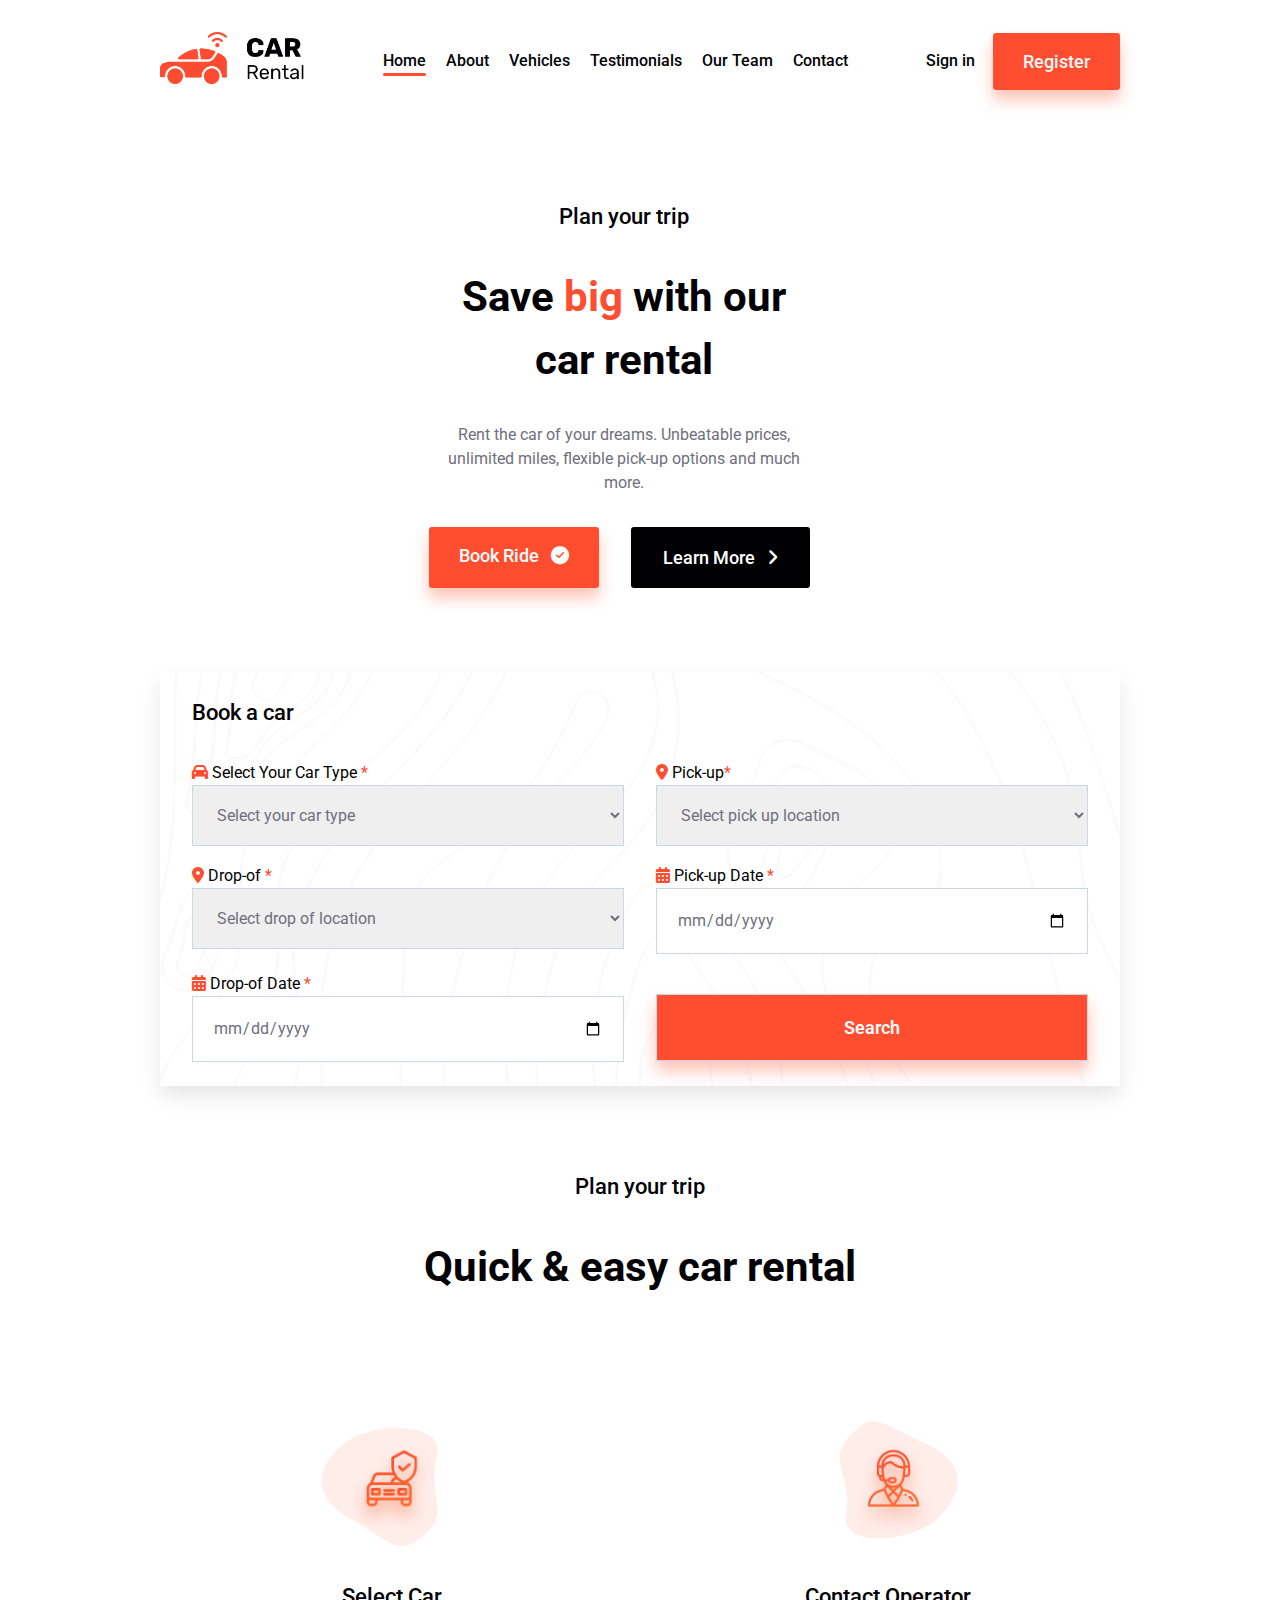
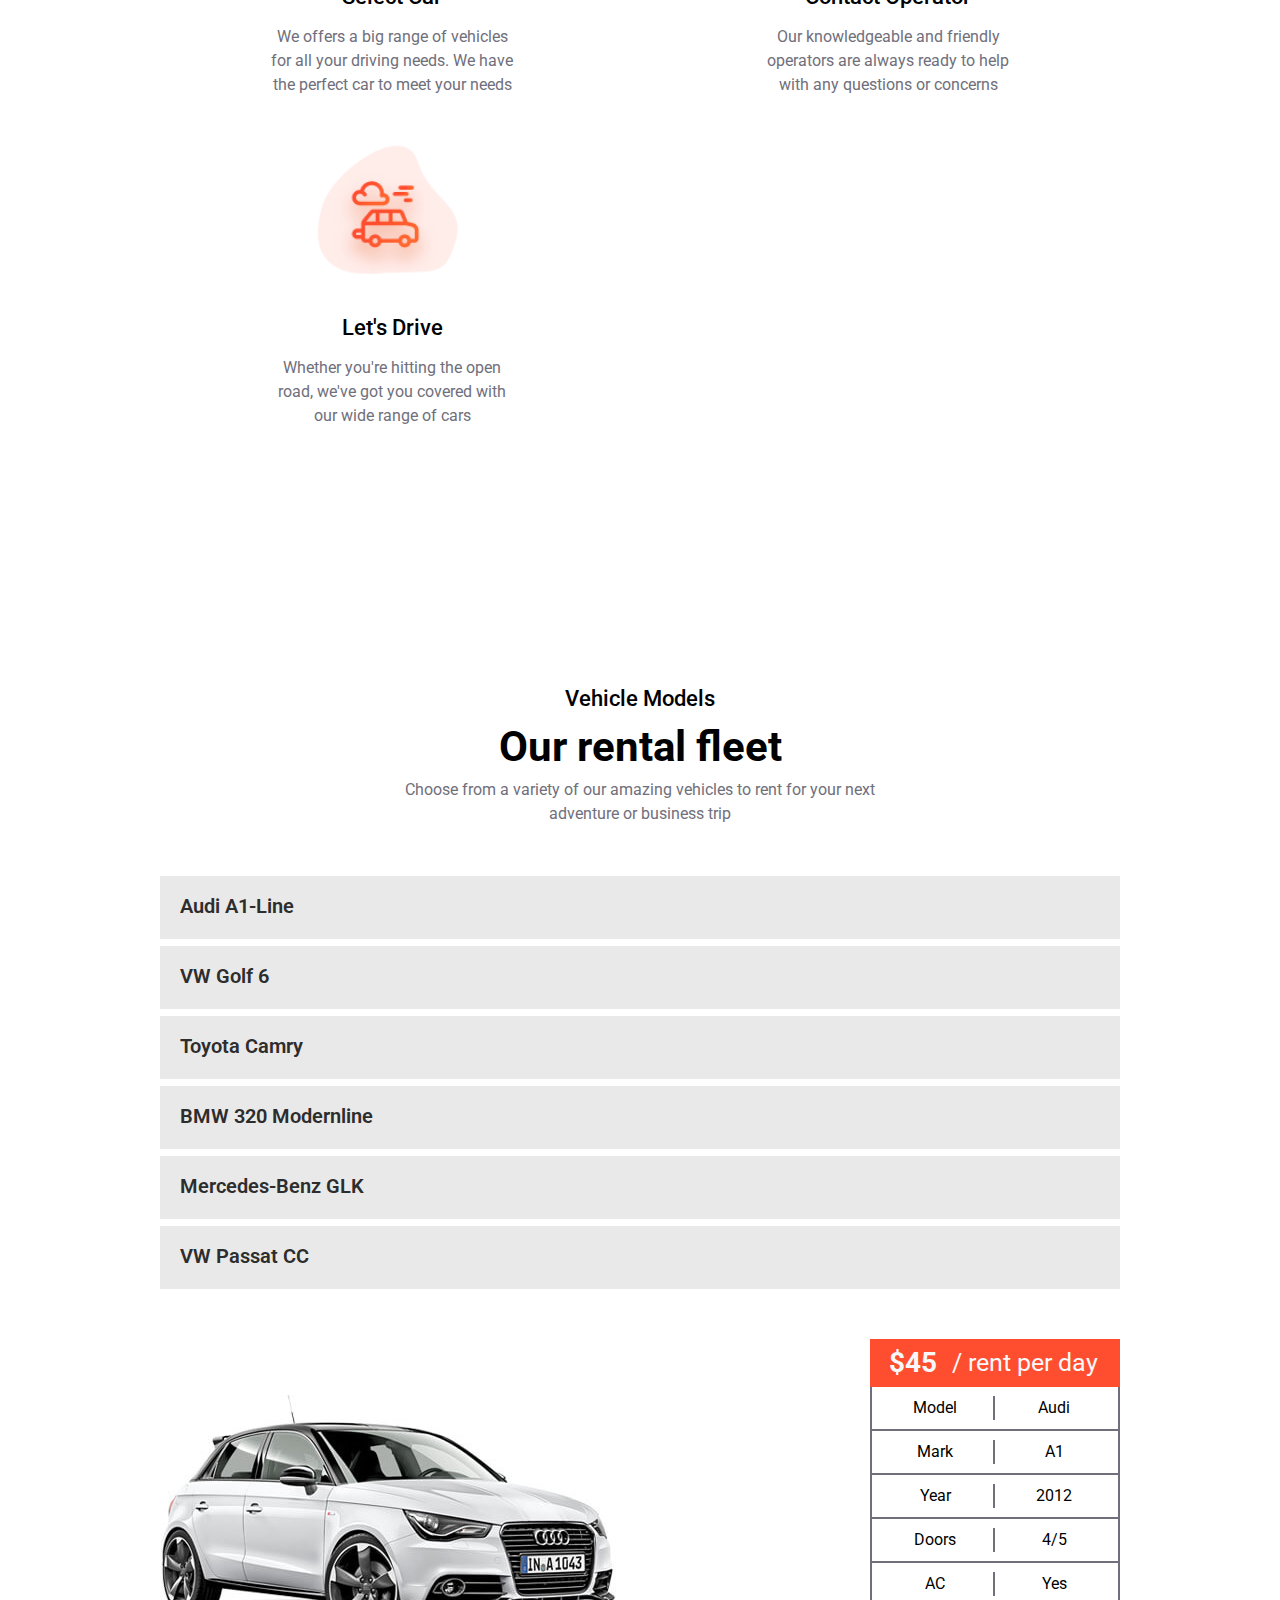
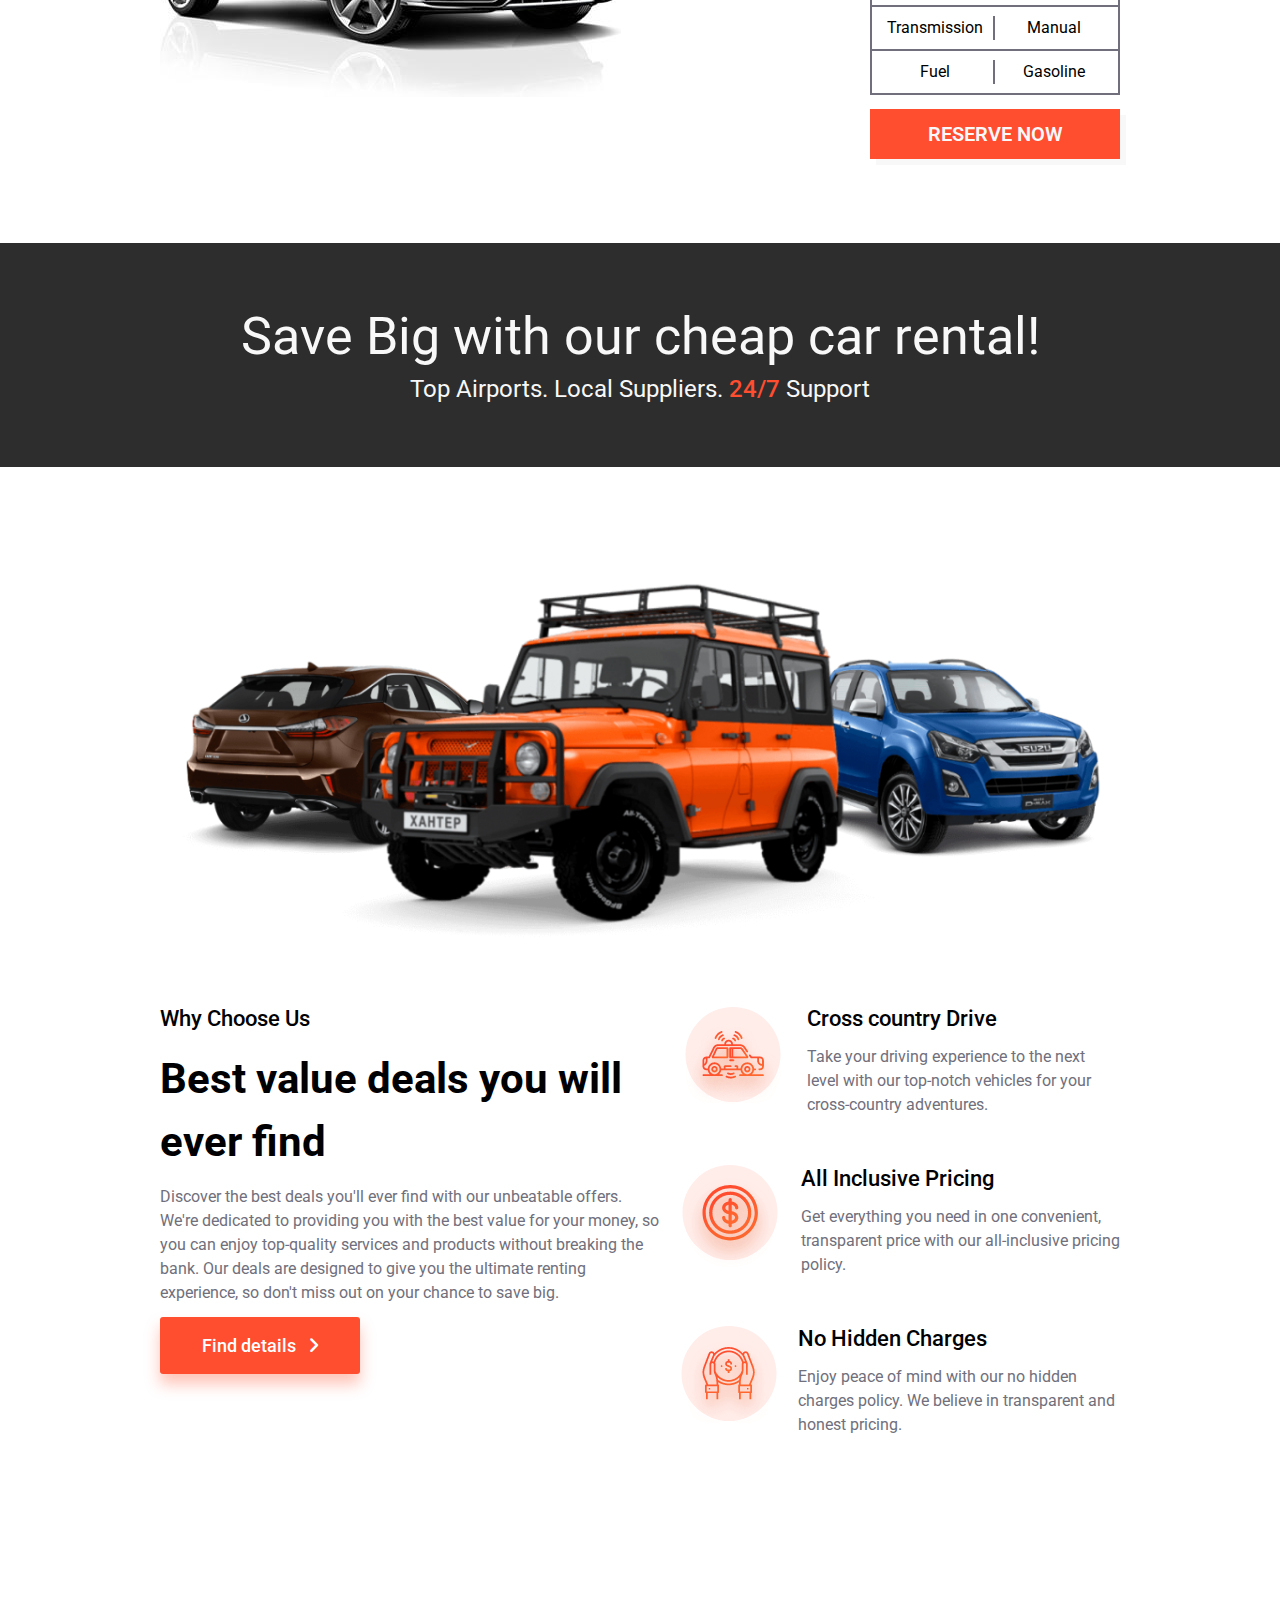
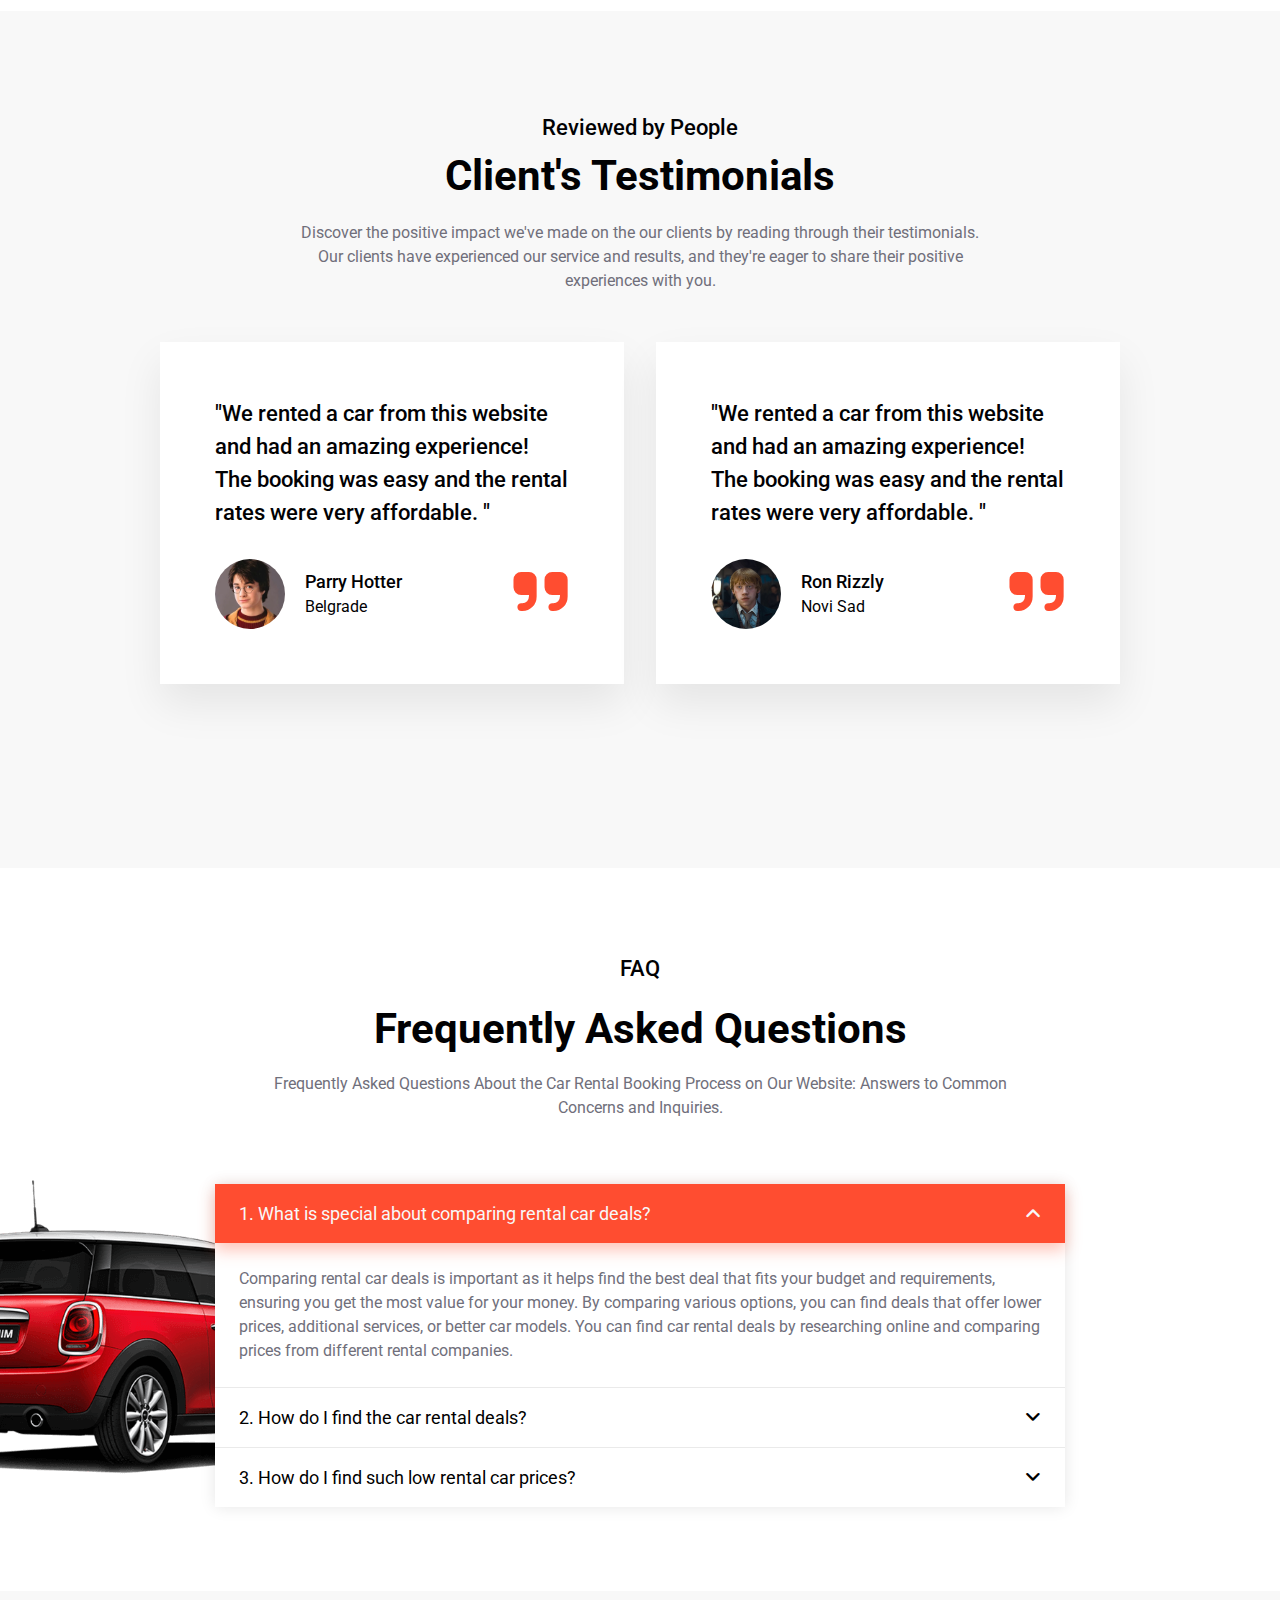
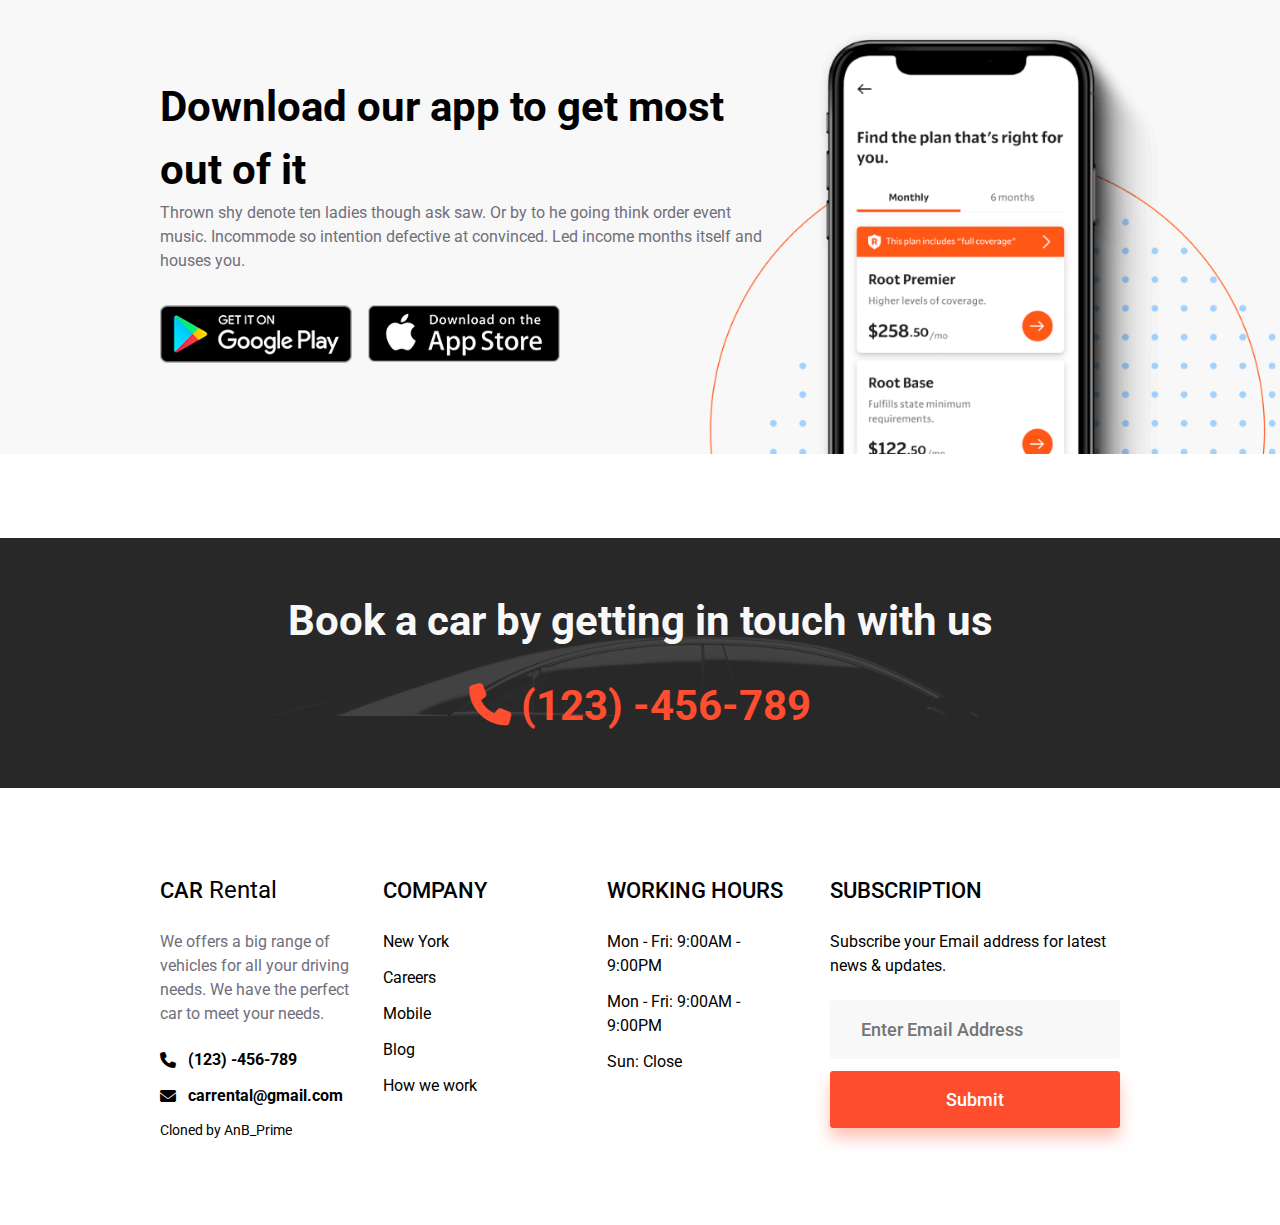
<file: index.html>
<!DOCTYPE html>
<html lang="en">
  <head>
    <meta charset="UTF-8" />
    <meta name="viewport" content="width=device-width, initial-scale=1.0" />
    <link rel="shortcut icon" href="/images/tab-icon.png" type="image/x-icon" />

    <link rel="stylesheet" href="css/common.css" />
    <link rel="stylesheet" href="css/index.css" />
    <link rel="stylesheet" href="css/navbar.css" />
    <link rel="stylesheet" href="css/footer.css" />
    <title>Prime Car Rental</title>
  </head>
  <body class="home-page">
    <!-- header section  -->
    <section class="wrapper-header w-full">
      <div class="header-box w-lg w-md w-sm margin-x">
        <header class="my-header flex space-between align-center">
          <a href="index.html">
            <img src="./images/logo.png" alt="" />
          </a>
          <!-- navlink  -->
          <nav class="all-links my-nav-link">
            <ul class="link-items flex align-center">
              <li><a href="index.html" class="active">Home</a></li>
              <li><a href="about.html">About</a></li>
              <li><a href="models.html">Vehicles</a></li>
              <li>
                <a href="testimonials.html">Testimonials</a>
              </li>
              <li><a href="ourteam.html">Our Team</a></li>
              <li><a href="contact.html">Contact</a></li>
            </ul>
          </nav>

          <div class="sign-up-tools flex align-center">
            <div class="register align-center">
              <a href="#" class="my-sign-in">Sign in</a>
              <a href="#" class="btn btn-primary shadow shadow-hover"
                >Register</a
              >
            </div>
            <div class="tools">
              <i class="fa-solid fa-bars btn--for-navbar"></i>
            </div>
          </div>
        </header>
        <!-- page path  -->
      </div>

      <!-- mobile navbar only  -->
      <nav class="all-links mobile--navbar align-center justify-center">
        <ul class="only-mobile-nav">
          <li><a href="index.html" class="active">Home</a></li>
          <li><a href="about.html">About</a></li>
          <li><a href="models.html">Vehicles</a></li>
          <li><a href="testimonials.html">Testimonials</a></li>
          <li><a href="ourteam.html">Our Team</a></li>
          <li><a href="contact.html">Contact</a></li>
        </ul>
        <i class="fa-solid fa-xmark btn--for-navbar btn-close-open"></i>
      </nav>

      <!-- ---------------------  -->

      <!-- overlay  -->
      <div class="overlay"></div>
    </section>
    <!-- ---------------  -->

    <!-- PKD 12/Jul/2023 Section 1 Homepage -->
    <section class="w-full">
      <div class="flex w-lg w-md w-sm margin-x margin-y gap-32 mobile-gap">
        <div class="flex flex-col gap-32 sec1-wrapper">
          <img id="hero-bg-img" src="/images/home/hero-bg.png" alt="" />
          <h1 class="small-title">Plan your trip</h1>
          <h2 class="big-title">
            Save <span class="big-title" id="big-span">big</span> with our car
            rental
          </h2>
          <p class="paragraph">
            Rent the car of your dreams. Unbeatable prices, unlimited miles,
            flexible pick-up options and much more.
          </p>
          <div class="flex gap-32 btn-link btn-col-mobile">
            <a class="btn btn-primary shadow-hover" href="#"
              >Book Ride &nbsp;
              <i class="fa-solid fa-circle-check"></i>
            </a>

            <a class="btn btn-secondary" id="learn-more-btn" href="about.html"
              >Learn More &nbsp;
              <i class="fa-solid fa-angle-right"></i>
            </a>
          </div>
        </div>
        <div>
          <img class="main-car" src="images/home/main-car.png" alt="" />
        </div>
      </div>
    </section>

    <!-- PKD 13/Jul/2023 Section 2 Homepage -->
    <section class="w-full">
      <div
        class="grid col-1 margin-x margin-y w-lg w-md w-sm"
        id="book-form-wrapper"
      >
        <div class="flex flex-col gap-32" id="book-form">
          <h1 class="small-title">Book a car</h1>
          <div class="box-form-wrapper grid col-1 col-3 gap-y-32">
            <div class="box-form-cartype">
              <div>
                <i class="fa-solid fa-car booking-icon"></i>
                Select Your Car Type <span class="booking-icon">*</span>
              </div>
              <div>
                <label for="selection">
                  <select class="paragraph" name="selection" id="selection">
                    <option>Select your car type</option>
                    <option value="car">Audi S1 S-line</option>
                    <option value="car">VW Golf 6</option>
                    <option value="car">Toyota Camry</option>
                    <option value="car">BMW 320 Modernline</option>
                    <option value="car">Mercedes-Benz GLK</option>
                    <option value="car">VW Passat CC</option>
                  </select>
                </label>
              </div>
            </div>
            <div class="box-form-cartype">
              <div>
                <i class="fa-solid fa-location-dot booking-icon"></i>
                Pick-up<span class="booking-icon">*</span>
              </div>
              <div>
                <label for="selection">
                  <select class="paragraph" name="selection" id="selection">
                    <option>Select pick up location</option>
                    <option value="car">Audi S1 S-line</option>
                    <option value="car">VW Golf 6</option>
                    <option value="car">Toyota Camry</option>
                    <option value="car">BMW 320 Modernline</option>
                    <option value="car">Mercedes-Benz GLK</option>
                    <option value="car">VW Passat CC</option>
                  </select>
                </label>
              </div>
            </div>
            <div class="box-form-cartype">
              <div>
                <i class="fa-solid fa-location-dot booking-icon"></i>
                Drop-of <span class="booking-icon">*</span>
              </div>
              <div>
                <label for="selection">
                  <select class="paragraph" name="selection" id="selection">
                    <option>Select drop of location</option>
                    <option value="car">Audi S1 S-line</option>
                    <option value="car">VW Golf 6</option>
                    <option value="car">Toyota Camry</option>
                    <option value="car">BMW 320 Modernline</option>
                    <option value="car">Mercedes-Benz GLK</option>
                    <option value="car">VW Passat CC</option>
                  </select>
                </label>
              </div>
            </div>
            <div class="box-form-cartype">
              <div>
                <i class="fa-sharp fa-solid fa-calendar-days booking-icon"></i>
                Pick-up Date <span class="booking-icon">*</span>
              </div>
              <div>
                <label for="date">
                  <input
                    class="paragraph"
                    id="selection"
                    type="date"
                    placeholder=""
                  />
                </label>
              </div>
            </div>
            <div class="box-form-cartype">
              <div>
                <i class="fa-sharp fa-solid fa-calendar-days booking-icon"></i>
                Drop-of Date <span class="booking-icon">*</span>
              </div>
              <div>
                <label for="date">
                  <input
                    class="paragraph"
                    id="selection"
                    type="date"
                    placeholder=""
                  />
                </label>
              </div>
            </div>
            <div class="box-form-cartype">
              <div>
                <button
                  id="selection"
                  class="btn-primary btn-search shadow-hover"
                >
                  Search
                </button>
              </div>
            </div>
          </div>
        </div>
      </div>
    </section>

    <!-- PKD 13/Jul/2023 Section 3 Homepage -->
    <section class="w-full w-lg w-md w-sm margin-x margin-y">
      <div>
        <div class="flex flex-col align-center gap-32">
          <h1 class="small-title">Plan your trip</h1>
          <h2 class="big-title sec3-title">Quick & easy car rental</h2>
        </div>

        <div class="icon-wrapper flex flex-col gap-32" id="icon-wrapper-tab">
          <div
            class="flex flex-col align-center sec3-align-text margin-x gap-12"
          >
            <img class="sec-3-icon" src="images/icon1.png" alt="car icon" />
            <h2 class="small-title">Select Car</h2>
            <p class="paragraph">
              We offers a big range of vehicles for all your driving needs. We
              have the perfect car to meet your needs
            </p>
          </div>
          <div
            class="flex flex-col align-center sec3-align-text margin-x gap-12"
          >
            <img class="sec-3-icon" src="images/icon2.png" alt="car icon" />
            <h2 class="small-title">Contact Operator</h2>
            <p class="paragraph">
              Our knowledgeable and friendly operators are always ready to help
              with any questions or concerns
            </p>
          </div>
          <div
            class="flex flex-col align-center sec3-align-text margin-x gap-12"
          >
            <img class="sec-3-icon" src="images/icon3.png" alt="car icon" />
            <h2 class="small-title">Let's Drive</h2>
            <p class="paragraph">
              Whether you're hitting the open road, we've got you covered with
              our wide range of cars
            </p>
          </div>
        </div>
      </div>
    </section>
    <!-- Tourleng 13/jul/2023 section 4 Homepage -->
    <section class="pick-section">
      <div class="w-full w-lg w-md w-sm margin-x margin-y">
        <div class="pick-container flex margin-y">
          <div class="pick-container_title text-center">
            <h3 class="small-title">Vehicle Models</h3>
            <h2 class="big-title">Our rental fleet</h2>
            <p class="paragraph">
              Choose from a variety of our amazing vehicles to rent for your
              next adventure or business trip
            </p>
          </div>
          <div class="pick-container_car-content flex">
            <div class="pick-box flex">
              <button
                id="btn1"
                onclick="showImage('audi'); show('car1'); activateBtn('btn1'); "
              >
                Audi A1-Line
              </button>
              <button
                id="btn2"
                onclick="showImage('vw'); show('car2');  activateBtn('btn2');"
              >
                VW Golf 6
              </button>
              <button
                id="btn3"
                onclick="showImage('camry'); show('car3') ; activateBtn('btn3');"
              >
                Toyota Camry
              </button>
              <button
                id="btn4"
                onclick="showImage('bmw'); show('car4');activateBtn('btn4');"
              >
                BMW 320 Modernline
              </button>
              <button
                id="btn5"
                onclick="showImage('mercedes') ; show('car5');activateBtn('btn5');"
              >
                Mercedes-Benz GLK
              </button>
              <button
                id="btn6"
                onclick="showImage('vwcc'); show('car6');activateBtn('btn6');"
              >
                VW Passat CC
              </button>
            </div>
            <div class="box-cars" id="image">
              <div class="pick-car">
                <div id="img-group">
                  <img
                    id="audi"
                    src="/images/cars/audia1.jpg"
                    alt="Audi A1 S-line"
                  />
                  <img
                    id="vw"
                    src="/images//cars/golf6.jpg"
                    alt="VW Golf 6"
                    style="display: none"
                  />
                  <img
                    id="camry"
                    src="/images/cars/toyotacamry.jpg"
                    alt="camry"
                    style="display: none"
                  />
                  <img
                    id="bmw"
                    src="/images/cars/bmw320.jpg"
                    alt="BMW 320 ModernLine"
                    style="display: none"
                  />
                  <img
                    id="mercedes"
                    src="images/cars/benz.jpg"
                    alt="Mercedes-benz GLK"
                    style="display: none"
                  />
                  <img
                    id="vwcc"
                    src="images/cars/passatcc.jpg"
                    alt="VW Passat CC"
                    style="display: none"
                  />
                </div>
              </div>
              <div class="pick-description" id="DiscriptionCar">
                <div>
                  <div id="discription">
                    <div class="pick-description-car" id="car1">
                      <div class="pick-description_price">
                        <span> $45</span>/ rent per day
                      </div>
                      <div class="pick-description_table">
                        <div class="pick-description_table_col">
                          <span>Model</span>
                          <span> Audi</span>
                        </div>
                        <div class="pick-description_table_col">
                          <span> Mark</span>
                          <span>A1</span>
                        </div>
                        <div class="pick-description_table_col">
                          <span>Year</span>
                          <span>2012</span>
                        </div>
                        <div class="pick-description_table_col">
                          <span>Doors</span>
                          <span>4/5</span>
                        </div>
                        <div class="pick-description_table_col">
                          <span>AC</span>
                          <span>Yes</span>
                        </div>
                        <div class="pick-description_table_col">
                          <span>Transmission</span>
                          <span>Manual</span>
                        </div>
                        <div class="pick-description_table_col">
                          <span>Fuel</span>
                          <span>Gasoline</span>
                        </div>
                      </div>
                      <a class="cta-btn" href="#booking-section">Reserve Now</a>
                    </div>
                    <div
                      class="pick-description-car"
                      style="display: none"
                      id="car2"
                    >
                      <div class="pick-description_price">
                        <span> $37</span>/ rent per day
                      </div>
                      <div class="pick-description_table">
                        <div class="pick-description_table_col">
                          <span>Model</span>
                          <span> Golf 6</span>
                        </div>
                        <div class="pick-description_table_col">
                          <span> Mark</span>
                          <span>Volkswagen</span>
                        </div>
                        <div class="pick-description_table_col">
                          <span>Year</span>
                          <span>2008</span>
                        </div>
                        <div class="pick-description_table_col">
                          <span>Doors</span>
                          <span>4/5</span>
                        </div>
                        <div class="pick-description_table_col">
                          <span>AC</span>
                          <span>Yes</span>
                        </div>
                        <div class="pick-description_table_col">
                          <span>Transmission</span>
                          <span>Manual</span>
                        </div>
                        <div class="pick-description_table_col">
                          <span>Fuel</span>
                          <span>Diesel</span>
                        </div>
                      </div>
                      <a class="cta-btn" href="#booking-section">Reserve Now</a>
                    </div>
                    <div
                      class="pick-description-car"
                      style="display: none"
                      id="car3"
                    >
                      <div class="pick-description_price">
                        <span> $30</span>/ rent per day
                      </div>
                      <div class="pick-description_table">
                        <div class="pick-description_table_col">
                          <span>Model</span>
                          <span> Camry</span>
                        </div>
                        <div class="pick-description_table_col">
                          <span> Mark</span>
                          <span>Toyota</span>
                        </div>
                        <div class="pick-description_table_col">
                          <span>Year</span>
                          <span>2006</span>
                        </div>
                        <div class="pick-description_table_col">
                          <span>Doors</span>
                          <span>4/5</span>
                        </div>
                        <div class="pick-description_table_col">
                          <span>AC</span>
                          <span>Yes</span>
                        </div>
                        <div class="pick-description_table_col">
                          <span>Transmission</span>
                          <span>Automatic</span>
                        </div>
                        <div class="pick-description_table_col">
                          <span>Fuel</span>
                          <span>Hybrid</span>
                        </div>
                      </div>
                      <a class="cta-btn" href="#booking-section">Reserve Now</a>
                    </div>
                    <div
                      class="pick-description-car"
                      style="display: none"
                      id="car4"
                    >
                      <div class="pick-description_price">
                        <span> $35</span>/ rent per day
                      </div>
                      <div class="pick-description_table">
                        <div class="pick-description_table_col">
                          <span>Model</span>
                          <span> 320</span>
                        </div>
                        <div class="pick-description_table_col">
                          <span> Mark</span>
                          <span>BMW</span>
                        </div>
                        <div class="pick-description_table_col">
                          <span>Year</span>
                          <span>2012</span>
                        </div>
                        <div class="pick-description_table_col">
                          <span>Doors</span>
                          <span>4/5</span>
                        </div>
                        <div class="pick-description_table_col">
                          <span>AC</span>
                          <span>Yes</span>
                        </div>
                        <div class="pick-description_table_col">
                          <span>Transmission</span>
                          <span>Manual</span>
                        </div>
                        <div class="pick-description_table_col">
                          <span>Fuel</span>
                          <span>Diesel</span>
                        </div>
                      </div>
                      <a class="cta-btn" href="#booking-section">Reserve Now</a>
                    </div>
                    <div
                      class="pick-description-car"
                      style="display: none"
                      id="car5"
                    >
                      <div class="pick-description_price">
                        <span> $50</span>/ rent per day
                      </div>
                      <div class="pick-description_table">
                        <div class="pick-description_table_col">
                          <span>Model</span>
                          <span> Benz GLK </span>
                        </div>
                        <div class="pick-description_table_col">
                          <span> Mark</span>
                          <span>Mercedes</span>
                        </div>
                        <div class="pick-description_table_col">
                          <span>Year</span>
                          <span>2006</span>
                        </div>
                        <div class="pick-description_table_col">
                          <span>Doors</span>
                          <span>4/5</span>
                        </div>
                        <div class="pick-description_table_col">
                          <span>AC</span>
                          <span>Yes</span>
                        </div>
                        <div class="pick-description_table_col">
                          <span>Transmission</span>
                          <span>Manual</span>
                        </div>
                        <div class="pick-description_table_col">
                          <span>Fuel</span>
                          <span>Diesel</span>
                        </div>
                      </div>
                      <a class="cta-btn" href="#booking-section">Reserve Now</a>
                    </div>
                    <div
                      class="pick-description-car"
                      style="display: none"
                      id="car6"
                    >
                      <div class="pick-description_price">
                        <span> $25</span>/ rent per day
                      </div>
                      <div class="pick-description_table">
                        <div class="pick-description_table_col">
                          <span>Model</span>
                          <span> Passat CC </span>
                        </div>
                        <div class="pick-description_table_col">
                          <span> Mark</span>
                          <span>Volkswagen</span>
                        </div>
                        <div class="pick-description_table_col">
                          <span>Year</span>
                          <span>2008</span>
                        </div>
                        <div class="pick-description_table_col">
                          <span>Doors</span>
                          <span>4/5</span>
                        </div>
                        <div class="pick-description_table_col">
                          <span>AC</span>
                          <span>Yes</span>
                        </div>
                        <div class="pick-description_table_col">
                          <span>Transmission</span>
                          <span>Automatic</span>
                        </div>
                        <div class="pick-description_table_col">
                          <span>Fuel</span>
                          <span>Gasoline</span>
                        </div>
                      </div>
                      <a class="cta-btn" href="#booking-section">Reserve Now</a>
                    </div>
                  </div>
                </div>
              </div>
            </div>
          </div>
        </div>
      </div>
    </section>

    <!-- Tourleng 13/jul/2023 section 5 Homepage -->
    <section class="banner-section flex w-full">
      <div class="w-lg w-md w-sm">
        <div class="banner-content">
          <div class="banner-section_text margin-x">
            <h2 class="h2banner">Save Big with our cheap car rental!</h2>
            <p class="pbanner">
              Top Airports. Local Suppliers.
              <span class="spanbanner">24/7</span>
              Support
            </p>
          </div>
        </div>
      </div>
    </section>

    <!-- Tourleng 13/jul/2023 section 6 Homepage -->
    <section class="w-full">
      <div class="w-lg w-md w-sm margin-x margin-y">
        <div class="choose-container">
          <img src="images/cars/main-three-cars.png" alt="main-three-cars" />
          <div class="text-container">
            <div class="text-container_left">
              <h4 class="small-title">Why Choose Us</h4>
              <h2 class="big-title">Best value deals you will ever find</h2>
              <p class="paragraph">
                Discover the best deals you'll ever find with our unbeatable
                offers. We're dedicated to providing you with the best value for
                your money, so you can enjoy top-quality services and products
                without breaking the bank. Our deals are designed to give you
                the ultimate renting experience, so don't miss out on your
                chance to save big.
              </p>
              <a class="btn btn-primary flex text-center" href="/models.html">
                Find details &nbsp;

                <i class="fa-solid fa-angle-right"></i>
              </a>
            </div>
            <div class="text-container_right">
              <div class="flex-drive">
                <img src="images/crossing-drive.png" alt="crossdrive" />
                <div class="text-container_right_box_text">
                  <h4 class="small-title">Cross country Drive</h4>
                  <p class="paragraph">
                    Take your driving experience to the next level with our
                    top-notch vehicles for your cross-country adventures.
                  </p>
                </div>
              </div>
              <div class="flex-drive">
                <img src="images/pricing.png" alt="Pricing" />
                <div class="text-container_right_box_text">
                  <h4 class="small-title">All Inclusive Pricing</h4>
                  <p class="paragraph">
                    Get everything you need in one convenient, transparent price
                    with our all-inclusive pricing policy.
                  </p>
                </div>
              </div>
              <div class="flex-drive">
                <img src="images/charge.png" alt="charges" />
                <div class="text-container_right_box_text">
                  <h4 class="small-title">No Hidden Charges</h4>
                  <p class="paragraph">
                    Enjoy peace of mind with our no hidden charges policy. We
                    believe in transparent and honest pricing.
                  </p>
                </div>
              </div>
              <div></div>
              <div></div>
            </div>
          </div>
        </div>
      </div>
    </section>

    <!-- Tourleng 13/jul/2023 section 7 Homepage -->

    <section class="testimonials-section w-full margin-y">
      <div class="container w-lg w-md w-sm margin-x">
        <div class="testimonials-content">
          <div class="testimonials-content-title text-center">
            <h4 class="small-title">Reviewed by People</h4>
            <h2 class="big-title">Client's Testimonials</h2>
            <p class="paragraph">
              Discover the positive impact we've made on the our clients by
              reading through their testimonials. Our clients have experienced
              our service and results, and they're eager to share their positive
              experiences with you.
            </p>
          </div>

          <div
            class="all-testimonials w-lg w-md w-sm margin-x margin-y grid col-2 col-1 fit-content gap-32"
          >
            <div class="all-testimonials-box">
              <p class="small-title">
                "We rented a car from this website and had an amazing
                experience! The booking was easy and the rental rates were very
                affordable. "
              </p>
              <div class="all-testimonials-box-name">
                <div
                  class="all-testimonials-box-name-profile flex align-center"
                >
                  <img src="images/users/harry-potter.jpg" alt="user_img" />
                  <span>
                    <h4>Parry Hotter</h4>
                    <p class="paragraph">Belgrade</p>
                  </span>
                  <span class="quotes-icon">
                    <i class="fa-solid fa-quote-right"></i>
                  </span>
                </div>
              </div>
            </div>

            <div class="all-testimonials-box">
              <p class="small-title">
                "We rented a car from this website and had an amazing
                experience! The booking was easy and the rental rates were very
                affordable. "
              </p>
              <div class="all-testimonials-box-name">
                <div
                  class="all-testimonials-box-name-profile flex align-center"
                >
                  <img src="images/users/ron.jpg" alt="user_img" />
                  <span>
                    <h4>Ron Rizzly</h4>
                    <p class="paragraph">Novi Sad</p>
                  </span>
                  <span class="quotes-icon">
                    <i class="fa-solid fa-quote-right"></i>
                  </span>
                </div>
              </div>
            </div>
          </div>
        </div>
      </div>
    </section>

    <!-- FAQ section -->
    <section id="faq-section" class="w-full">
      <div class="w-sm w-md w-lg margin-y">
        <header
          id="faq-txt-wrapper"
          class="text-center flex flex-col gap-y-12 margin-x"
        >
          <div class="small-title">FAQ</div>
          <div class="big-title">Frequently Asked Questions</div>
          <p class="paragraph">
            Frequently Asked Questions About the Car Rental Booking Process on
            Our Website: Answers to Common Concerns and Inquiries.
          </p>
        </header>

        <div class="faq-box">
          <div id="faq-one" class="faq-item">
            <div class="faq-question active-q">
              <span>1. What is special about comparing rental car deals?</span>
              <i class="fa-solid fa-angle-down active-i"></i>
            </div>
            <div class="faq-answer active-ans">
              Comparing rental car deals is important as it helps find the best
              deal that fits your budget and requirements, ensuring you get the
              most value for your money. By comparing various options, you can
              find deals that offer lower prices, additional services, or better
              car models. You can find car rental deals by researching online
              and comparing prices from different rental companies.
            </div>
          </div>
          <div id="faq-two" class="faq-item">
            <div class="faq-question">
              <span>2. How do I find the car rental deals?</span>
              <i class="fa-solid fa-angle-down"></i>
            </div>
            <div class="faq-answer">
              You can find car rental deals by researching online and comparing
              prices from different rental companies. Websites such as Expedia,
              Kayak, and Travelocity allow you to compare prices and view
              available rental options. It is also recommended to sign up for
              email newsletters and follow rental car companies on social media
              to be informed of any special deals or promotions.
            </div>
          </div>
          <div id="faq-three" class="faq-item">
            <div class="faq-question">
              <span>3. How do I find such low rental car prices?</span>
              <i class="fa-solid fa-angle-down"></i>
            </div>
            <div class="faq-answer">
              Book in advance: Booking your rental car ahead of time can often
              result in lower prices. Compare prices from multiple companies:
              Use websites like Kayak, Expedia, or Travelocity to compare prices
              from multiple rental car companies. Look for discount codes and
              coupons: Search for discount codes and coupons that you can use to
              lower the rental price. Renting from an off-airport location can
              sometimes result in lower prices.
            </div>
          </div>
        </div>
      </div>
    </section>

    <!-- Download section -->
    <section id="dl-section" class="w-full">
      <div class="w-sm w-md w-lg margin-x">
        <header id="dl-txt-wrapper" class="text-center">
          <div class="big-title">Download our app to get most out of it</div>
          <p class="paragraph">
            Thrown shy denote ten ladies though ask saw. Or by to he going think
            order event music. Incommode so intention defective at convinced.
            Led income months itself and houses you.
          </p>
        </header>
        <div class="dl-btns">
          <a href="https://play.google.com" target="_blank">
            <img src="images/buttons/playstore-btn.svg" alt="" />
          </a>
          <a href="https://www.apple.com/app-store/" target="_blank">
            <img src="images/buttons/appstore-btn.svg" alt="" />
          </a>
        </div>
      </div>
    </section>

    <!-- section banner  -->
    <section class="banner w-full margin-y flex justify-center align-center">
      <!-- banner-info  -->
      <div class="banner-info flex justify-center align-center w-lg w-md w-sm">
        <p class="banner-describe big-title text-center">
          Book a car by getting in touch with us
        </p>
        <p class="phone-number big-title">
          <i class="fa-solid fa-phone"></i>
          (123) -456-789
        </p>
      </div>
      <!-- banner-overlay  -->
      <div class="banner-overlay"></div>
    </section>
    <!-- ----------------------  -->
    <!-- all page footer  -->
    <footer class="wrapper-footer w-full margin-y">
      <!-- information in footer  -->
      <section class="footer-info w-lg w-md w-sm grid margin-x">
        <!-- one footer box  -->
        <div class="one-footer-box flex flex-col">
          <p class="footer-title">
            <span class="small-title">CAR</span> Rental
          </p>
          <p class="paragraph">
            We offers a big range of vehicles for all your driving needs. We
            have the perfect car to meet your needs.
          </p>
          <!-- contact us  -->
          <div class="footer-contact-us flex flex-col gap-12">
            <p class="phone-number flex align-center gap-12">
              <i class="fa-solid fa-phone"></i>
              (123) -456-789
            </p>
            <p class="email flex align-center gap-12">
              <i class="fa-solid fa-envelope"></i>
              carrental@gmail.com
            </p>
            <p class="author">Cloned by AnB_Prime</p>
          </div>
        </div>
        <!-- --------------------- -->
        <!-- one footer box  -->
        <div class="one-footer-box flex flex-col">
          <p class="footer-title"><span class="small-title">COMPANY</span></p>
          <ul class="list-footer flex flex-col gap-12">
            <li>New York</li>
            <li>Careers</li>
            <li>Mobile</li>
            <li>Blog</li>
            <li>How we work</li>
          </ul>
        </div>
        <!-- --------------------- -->
        <!-- one footer box  -->
        <div class="one-footer-box flex flex-col">
          <p class="footer-title">
            <span class="small-title">WORKING HOURS</span>
          </p>
          <ul class="list-footer flex flex-col gap-12">
            <li>Mon - Fri: 9:00AM - 9:00PM</li>
            <li>Mon - Fri: 9:00AM - 9:00PM</li>
            <li>Sun: Close</li>
          </ul>
        </div>
        <!-- --------------------- -->
        <!-- one footer box  -->
        <div class="one-footer-box flex flex-col">
          <p class="footer-title">
            <span class="small-title">SUBSCRIPTION</span>
          </p>
          <p class="footer-sub">
            Subscribe your Email address for latest news & updates.
          </p>
          <div class="input-register flex flex-col gap-12 w-full">
            <input type="text" placeholder="Enter Email Address" class="btn" />
            <a
              href="https://youtu.be/dQw4w9WgXcQ"
              target="_blank"
              class="btn btn-primary shadow shadow-hover text-center"
            >
              Submit
            </a>
          </div>
        </div>
        <!-- --------------------- -->
      </section>
    </footer>

    <script src="/js/script.js"></script>
  </body>
</html>
</file>
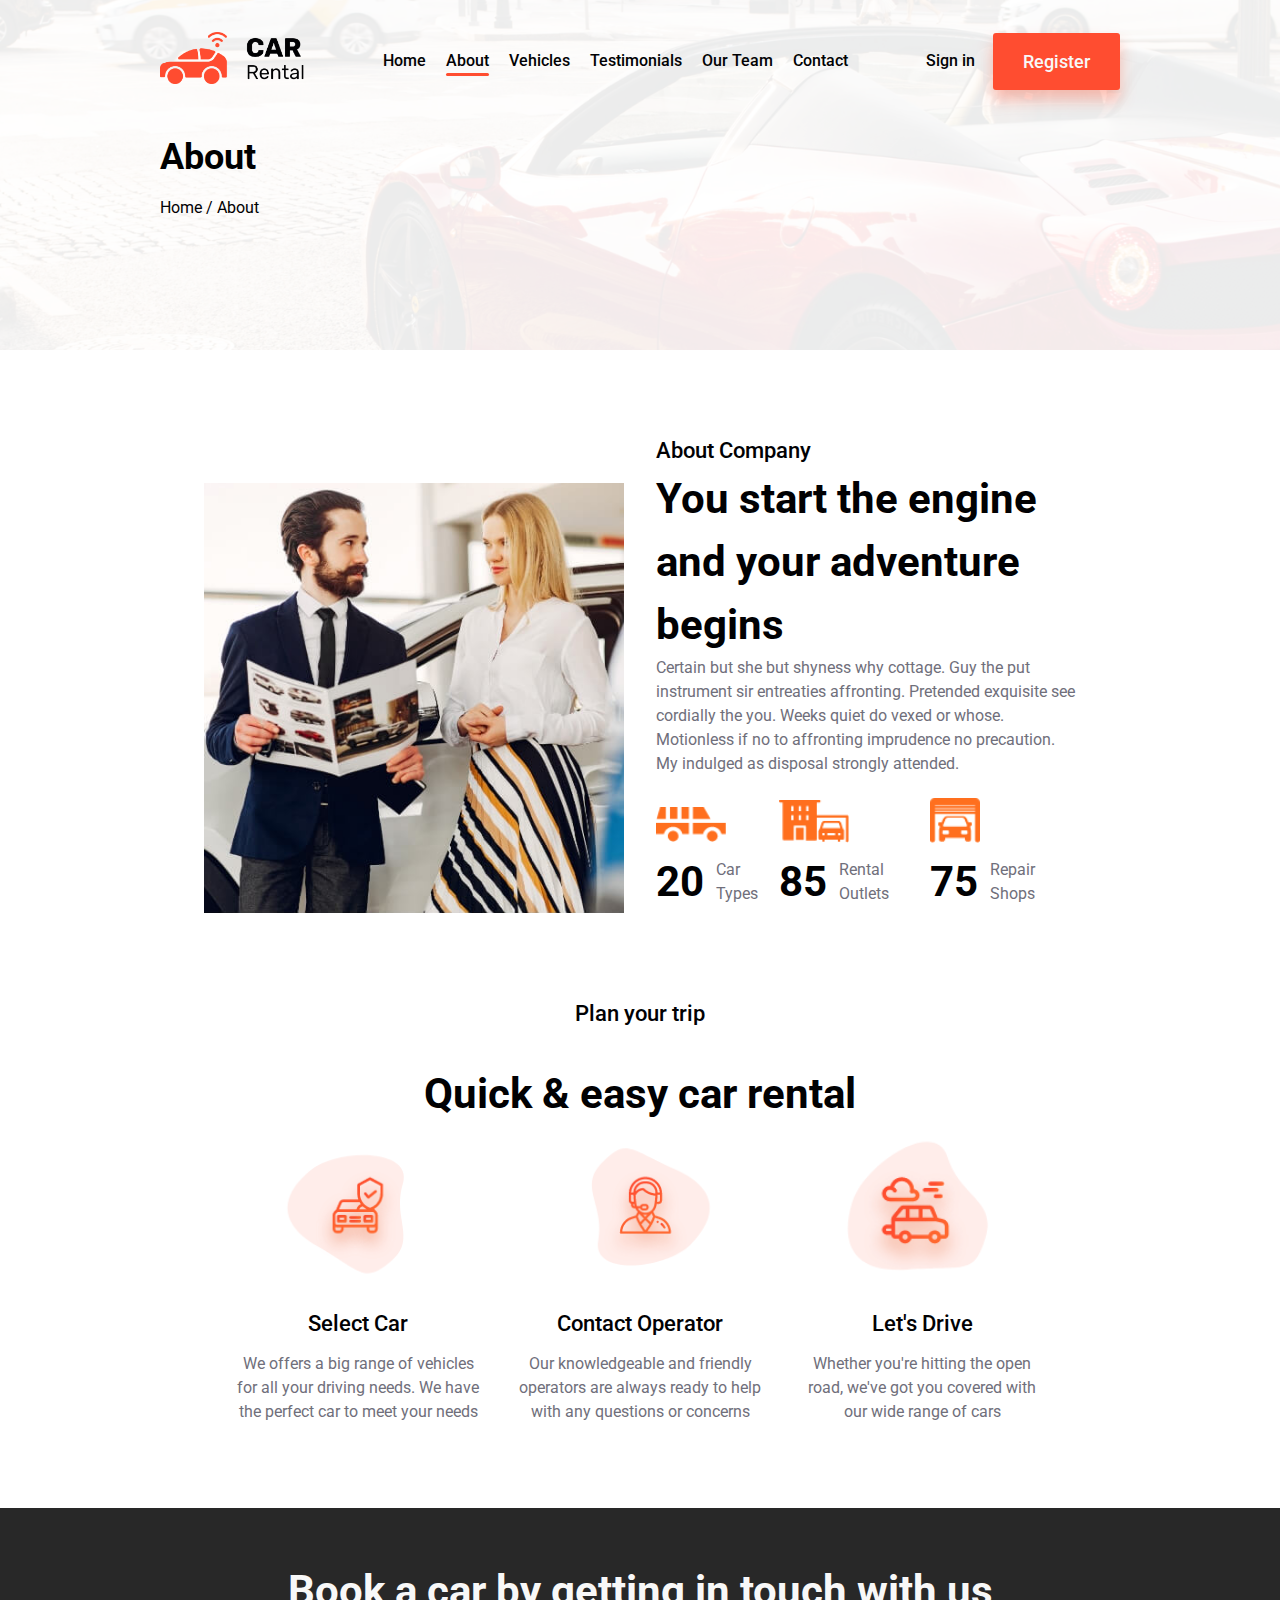
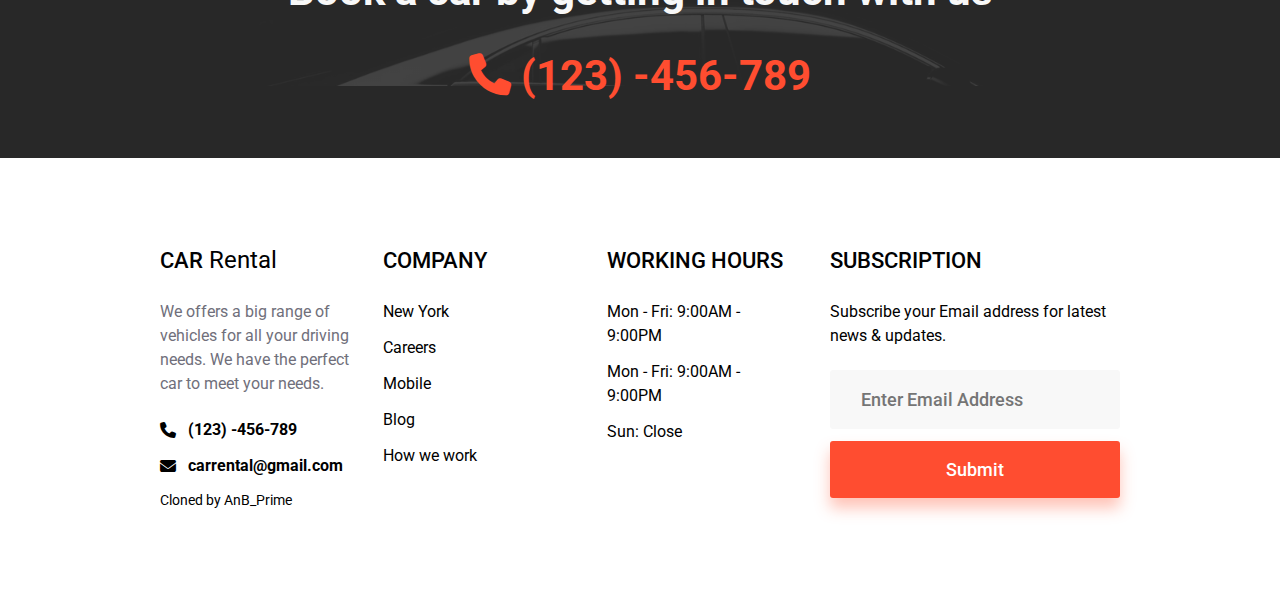
<file: about.html>
<!DOCTYPE html>
<html lang="en">
  <head>
    <meta charset="UTF-8" />
    <meta name="viewport" content="width=device-width, initial-scale=1.0" />
    <link rel="shortcut icon" href="/images/tab-icon.png" type="image/x-icon" />
    <link rel="stylesheet" href="css/common.css" />
    <link rel="stylesheet" href="css/about.css" />
    <link rel="stylesheet" href="css/navbar.css" />
    <link rel="stylesheet" href="css/footer.css" />
    <title>Prime Car Rental | About</title>
  </head>
  <body>
    <!-- header section  -->
    <section class="wrapper-header w-full">
      <div class="header-box w-lg w-md w-sm margin-x">
        <header class="my-header flex space-between align-center">
          <a href="index.html">
            <img src="./images/logo.png" alt="" />
          </a>
          <!-- navlink  -->
          <nav class="all-links my-nav-link">
            <ul class="link-items flex align-center">
              <li><a href="index.html">Home</a></li>
              <li><a href="about.html" class="active">About</a></li>
              <li><a href="models.html">Vehicles</a></li>
              <li>
                <a href="testimonials.html">Testimonials</a>
              </li>
              <li><a href="ourteam.html">Our Team</a></li>
              <li><a href="contact.html">Contact</a></li>
            </ul>
          </nav>

          <div class="sign-up-tools flex align-center">
            <div class="register align-center">
              <a href="#" class="my-sign-in">Sign in</a>
              <a href="#" class="btn btn-primary shadow shadow-hover"
                >Register</a
              >
            </div>
            <div class="tools">
              <i class="fa-solid fa-bars btn--for-navbar"></i>
            </div>
          </div>
        </header>
        <!-- page path  -->
        <div class="about-page-info w-lg w-md w-sm flex flex-col gap-12">
          <p class="page-title-info">About</p>
          <span>
            <a href="/" class="page-path-info">Home </a>
            / About
          </span>
        </div>
      </div>

      <!-- mobile navbar only  -->
      <nav class="all-links mobile--navbar align-center justify-center">
        <ul class="only-mobile-nav">
          <li><a href="index.html">Home</a></li>
          <li><a href="about.html" class="active">About</a></li>
          <li><a href="models.html">Vehicles</a></li>
          <li><a href="testimonials.html">Testimonials</a></li>
          <li><a href="ourteam.html">Our Team</a></li>
          <li><a href="contact.html">Contact</a></li>
        </ul>
        <i class="fa-solid fa-xmark btn--for-navbar btn-close-open"></i>
      </nav>

      <!-- ---------------------  -->

      <!-- overlay  -->
      <div class="overlay"></div>
    </section>
    <!-- ---------------  -->
    <section class="about-team w-full margin-y">
      <div class="w-lg w-md w-sm margin-x fit-content flex flex-col">
        <img class="about-img" src="/images/about/about-main.jpg" alt="" />
        <div class="about-info text-center align-center">
          <div class="margin-x">
            <h3 class="small-title">About Company</h3>
            <h1 class="big-title">
              You start the engine and your adventure begins
            </h1>
          </div>
          <p class="paragraph">
            Certain but she but shyness why cottage. Guy the put instrument sir
            entreaties affronting. Pretended exquisite see cordially the you.
            Weeks quiet do vexed or whose. Motionless if no to affronting
            imprudence no precaution. My indulged as disposal strongly attended.
          </p>
          <div class="wrap-about-car">
            <div class="each-info">
              <img src="/images/about/car-types-icon.png" alt="" />
              <div class="car-info">
                <p class="big-title">20</p>
                <p class="paragraph">Car Types</p>
              </div>
            </div>
            <div class="each-info">
              <img src="/images/about/outlets-icon.png" alt="" />
              <div class="car-info">
                <p class="big-title">85</p>
                <p class="paragraph">Rental Outlets</p>
              </div>
            </div>
            <div class="each-info">
              <img
                class="info-box"
                src="/images/about/repairs-icon.png"
                alt=""
              />
              <div class="car-info">
                <p class="big-title">75</p>
                <p class="paragraph">Repair Shops</p>
              </div>
            </div>
          </div>
        </div>
      </div>
    </section>
    <section class="w-full margin-x margin-y">
      <div class="w-lg w-md w-sm margin-x flex flex-col align-center gap-32">
        <h1 class="small-title">Plan your trip</h1>
        <h2 class="big-title sec3-title">Quick & easy car rental</h2>
      </div>

      <div
        class="icon-wrapper w-lg w-md w-sm grid col-3 col-2 col-1 margin-x fit-content gap-32"
        id="icon-wrapper-tab"
      >
        <div class="flex flex-col align-center sec3-align-text margin-x gap-12">
          <img class="sec-3-icon" src="images/icon1.png" alt="car icon" />
          <h2 class="small-title">Select Car</h2>
          <p class="paragraph">
            We offers a big range of vehicles for all your driving needs. We
            have the perfect car to meet your needs
          </p>
        </div>
        <div class="flex flex-col align-center sec3-align-text margin-x gap-12">
          <img class="sec-3-icon" src="images/icon2.png" alt="car icon" />
          <h2 class="small-title">Contact Operator</h2>
          <p class="paragraph">
            Our knowledgeable and friendly operators are always ready to help
            with any questions or concerns
          </p>
        </div>
        <div class="flex flex-col align-center sec3-align-text margin-x gap-12">
          <img class="sec-3-icon" src="images/icon3.png" alt="car icon" />
          <h2 class="small-title">Let's Drive</h2>
          <p class="paragraph">
            Whether you're hitting the open road, we've got you covered with our
            wide range of cars
          </p>
        </div>
      </div>
    </section>

    <!-- section banner  -->
    <section class="banner w-full margin-y flex justify-center align-center">
      <!-- banner-info  -->
      <div class="banner-info flex justify-center align-center w-lg w-md w-sm">
        <p class="banner-describe big-title text-center">
          Book a car by getting in touch with us
        </p>
        <p class="phone-number big-title">
          <i class="fa-solid fa-phone"></i>
          (123) -456-789
        </p>
      </div>
      <!-- banner-overlay  -->
      <div class="banner-overlay"></div>
    </section>
    <!-- ----------------------  -->
    <!-- all page footer  -->
    <footer class="wrapper-footer w-full margin-y">
      <!-- information in footer  -->
      <section class="footer-info w-lg w-md w-sm grid margin-x">
        <!-- one footer box  -->
        <div class="one-footer-box flex flex-col">
          <p class="footer-title">
            <span class="small-title">CAR</span> Rental
          </p>
          <p class="paragraph">
            We offers a big range of vehicles for all your driving needs. We
            have the perfect car to meet your needs.
          </p>
          <!-- contact us  -->
          <div class="footer-contact-us flex flex-col gap-12">
            <p class="phone-number flex align-center gap-12">
              <i class="fa-solid fa-phone"></i>
              (123) -456-789
            </p>
            <p class="email flex align-center gap-12">
              <i class="fa-solid fa-envelope"></i>
              carrental@gmail.com
            </p>
            <p class="author">Cloned by AnB_Prime</p>
          </div>
        </div>
        <!-- --------------------- -->
        <!-- one footer box  -->
        <div class="one-footer-box flex flex-col">
          <p class="footer-title"><span class="small-title">COMPANY</span></p>
          <ul class="list-footer flex flex-col gap-12">
            <li>New York</li>
            <li>Careers</li>
            <li>Mobile</li>
            <li>Blog</li>
            <li>How we work</li>
          </ul>
        </div>
        <!-- --------------------- -->
        <!-- one footer box  -->
        <div class="one-footer-box flex flex-col">
          <p class="footer-title">
            <span class="small-title">WORKING HOURS</span>
          </p>
          <ul class="list-footer flex flex-col gap-12">
            <li>Mon - Fri: 9:00AM - 9:00PM</li>
            <li>Mon - Fri: 9:00AM - 9:00PM</li>
            <li>Sun: Close</li>
          </ul>
        </div>
        <!-- --------------------- -->
        <!-- one footer box  -->
        <div class="one-footer-box flex flex-col">
          <p class="footer-title">
            <span class="small-title">SUBSCRIPTION</span>
          </p>
          <p class="footer-sub">
            Subscribe your Email address for latest news & updates.
          </p>
          <div class="input-register flex flex-col gap-12 w-full">
            <input type="text" placeholder="Enter Email Address" class="btn" />
            <a
              href="https://youtu.be/dQw4w9WgXcQ"
              target="_blank"
              class="btn btn-primary shadow shadow-hover text-center"
            >
              Submit
            </a>
          </div>
        </div>
        <!-- --------------------- -->
      </section>
    </footer>
    <script src="./js/script.js"></script>
  </body>
</html>
</file>
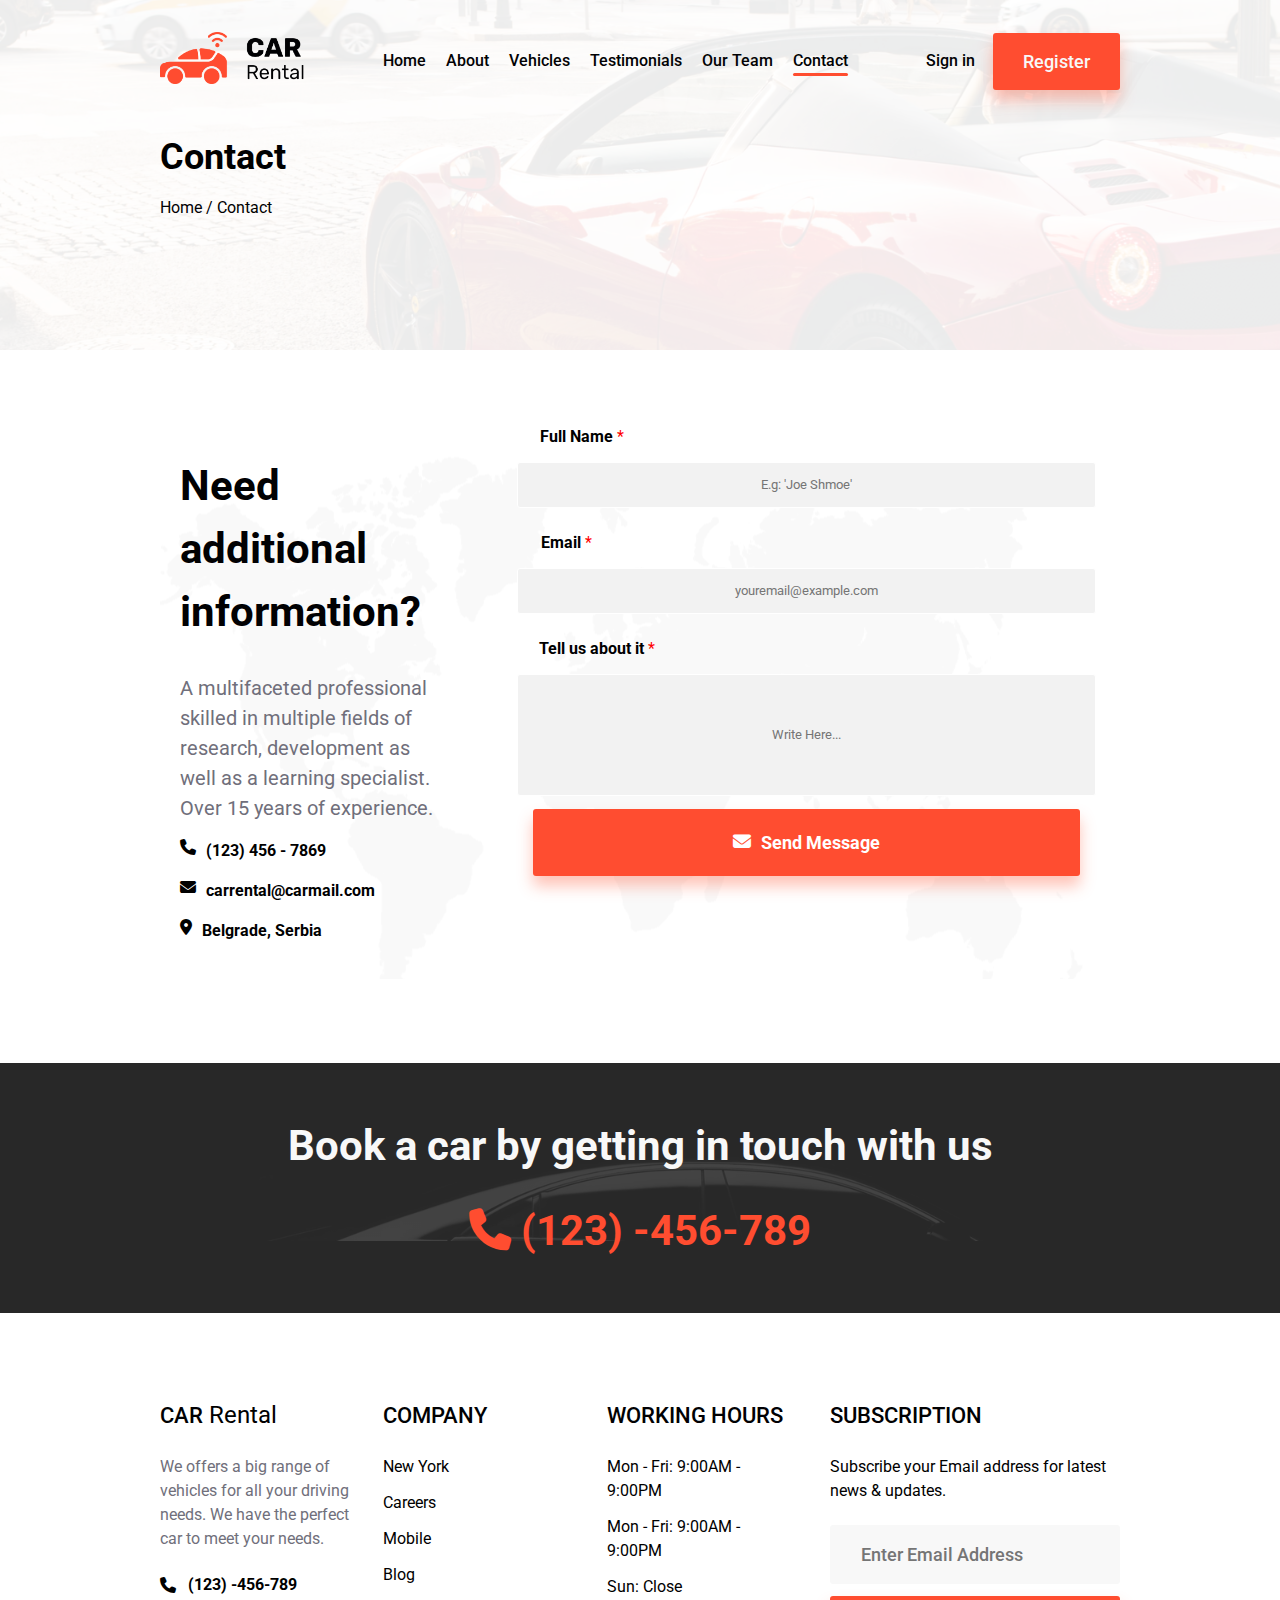
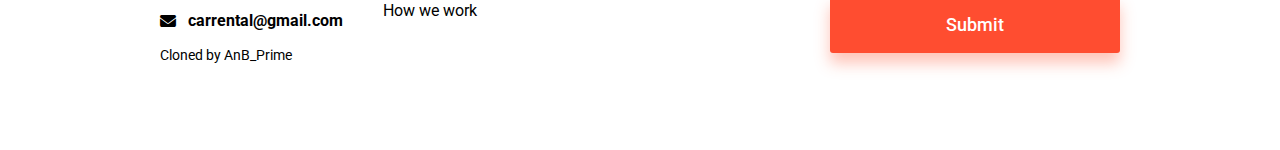
<file: contact.html>
<!DOCTYPE html>
<html lang="en">
  <head>
    <meta charset="UTF-8" />
    <meta http-equiv="X-UA-Compatible" content="IE=edge" />
    <meta name="viewport" content="width=device-width, initial-scale=1.0" />
    <link rel="shortcut icon" href="/images/tab-icon.png" type="image/x-icon" />

    <link rel="stylesheet" href="css/common.css" />
    <link rel="stylesheet" href="css/contact.css" />
    <link rel="stylesheet" href="css/navbar.css" />
    <link rel="stylesheet" href="css/footer.css" />

    <title>Prime Car Rental | Contact</title>
  </head>
  <body>
    <!-- header section  -->
    <section class="wrapper-header w-full">
      <div class="header-box w-lg w-md w-sm margin-x">
        <header class="my-header flex space-between align-center">
          <a href="index.html">
            <img src="./images/logo.png" alt="" />
          </a>
          <!-- navlink  -->
          <nav class="all-links my-nav-link">
            <ul class="link-items flex align-center">
              <li><a href="index.html">Home</a></li>
              <li><a href="about.html">About</a></li>
              <li><a href="models.html">Vehicles</a></li>
              <li>
                <a href="testimonials.html">Testimonials</a>
              </li>
              <li><a href="ourteam.html">Our Team</a></li>
              <li><a class="active" href="contact.html">Contact</a></li>
            </ul>
          </nav>

          <div class="sign-up-tools flex align-center">
            <div class="register align-center">
              <a href="#" class="my-sign-in">Sign in</a>
              <a href="#" class="btn btn-primary shadow shadow-hover"
                >Register</a
              >
            </div>
            <div class="tools">
              <i class="fa-solid fa-bars btn--for-navbar"></i>
            </div>
          </div>
        </header>
        <!-- page path  -->
        <div class="about-page-info w-lg w-md w-sm flex flex-col gap-12">
          <p class="page-title-info">Contact</p>
          <span>
            <a href="/" class="page-path-info">Home </a>
            / Contact
          </span>
        </div>
      </div>

      <!-- mobile navbar only  -->
      <nav class="all-links mobile--navbar align-center justify-center">
        <ul class="only-mobile-nav">
          <li><a href="index.html">Home</a></li>
          <li><a href="about.html">About</a></li>
          <li><a href="models.html">Vehicles</a></li>
          <li><a href="testimonials.html">Testimonials</a></li>
          <li><a href="ourteam.html">Our Team</a></li>
          <li><a class="active" href="contact.html">Contact</a></li>
        </ul>
        <i class="fa-solid fa-xmark btn--for-navbar btn-close-open"></i>
      </nav>

      <!-- ---------------------  -->

      <!-- overlay  -->
      <div class="overlay"></div>
    </section>
    <!-- ---------------  -->
    <section class="wrapper-contact w-full">
      <section class="contact-html margin-y margin-x w-lg w-md w-sm">
        <div class="left-side">
          <h1 class="h1 big-title">Need additional information?</h1>
          <p class="left-side-text paragraph">
            A multifaceted professional skilled in multiple fields of research,
            development as well as a learning specialist. Over 15 years of
            experience.
          </p>
          <div class="wrap-svg-mail">
            <div class="svg-mail">
              <i class="fa-solid fa-phone"></i>
              <p class="phone-number">(123)&nbsp;456&nbsp;-&nbsp;7869</p>
            </div>
            <div class="svg-mail">
              <i class="fa-sharp fa-solid fa-envelope"></i>
              <p class="mail-text">carrental@carmail.com</p>
            </div>
            <div class="svg-mail">
              <i class="fa-solid fa-location-dot"></i>
              <p class="mail-text">Belgrade,&nbsp;Serbia</p>
            </div>
          </div>
        </div>
        <div class="right-side">
          <p class="name-input">Full Name <span class="mull">*</span></p>
          <input class="eg-joe" type="text" placeholder="E.g: 'Joe Shmoe'" />
          <p class="email-input">Email <span class="mull">*</span></p>
          <input
            class="eg-joe"
            type="text"
            placeholder="youremail@example.com"
          />
          <p class="tell-us-input">
            Tell us about it <span class="mull">*</span>
          </p>
          <input class="eg-joe-write" type="text" placeholder="Write Here..." />
          <div class="svg-mail-2 btn btn-primary shadow-hover">
            <i class="fa-sharp fa-solid fa-envelope fa-envelope-2"></i>
            <p class="mail-text-2">Send&nbsp;Message</p>
          </div>
        </div>
      </section>
    </section>

    <!-- section banner  -->
    <section class="banner w-full margin-y flex justify-center align-center">
      <!-- banner-info  -->
      <div class="banner-info flex justify-center align-center w-lg w-md w-sm">
        <p class="banner-describe big-title text-center">
          Book a car by getting in touch with us
        </p>
        <p class="phone-number big-title">
          <i class="fa-solid fa-phone"></i>
          (123) -456-789
        </p>
      </div>
      <!-- banner-overlay  -->
      <div class="banner-overlay"></div>
    </section>
    <!-- ----------------------  -->
    <!-- all page footer  -->
    <footer class="wrapper-footer w-full margin-y">
      <!-- information in footer  -->
      <section class="footer-info w-lg w-md w-sm grid margin-x">
        <!-- one footer box  -->
        <div class="one-footer-box flex flex-col">
          <p class="footer-title">
            <span class="small-title">CAR</span> Rental
          </p>
          <p class="paragraph">
            We offers a big range of vehicles for all your driving needs. We
            have the perfect car to meet your needs.
          </p>
          <!-- contact us  -->
          <div class="footer-contact-us flex flex-col gap-12">
            <p class="phone-number flex align-center gap-12">
              <i class="fa-solid fa-phone"></i>
              (123) -456-789
            </p>
            <p class="email flex align-center gap-12">
              <i class="fa-solid fa-envelope"></i>
              carrental@gmail.com
            </p>
            <p class="author">Cloned by AnB_Prime</p>
          </div>
        </div>
        <!-- --------------------- -->
        <!-- one footer box  -->
        <div class="one-footer-box flex flex-col">
          <p class="footer-title"><span class="small-title">COMPANY</span></p>
          <ul class="list-footer flex flex-col gap-12">
            <li>New York</li>
            <li>Careers</li>
            <li>Mobile</li>
            <li>Blog</li>
            <li>How we work</li>
          </ul>
        </div>
        <!-- --------------------- -->
        <!-- one footer box  -->
        <div class="one-footer-box flex flex-col">
          <p class="footer-title">
            <span class="small-title">WORKING HOURS</span>
          </p>
          <ul class="list-footer flex flex-col gap-12">
            <li>Mon - Fri: 9:00AM - 9:00PM</li>
            <li>Mon - Fri: 9:00AM - 9:00PM</li>
            <li>Sun: Close</li>
          </ul>
        </div>
        <!-- --------------------- -->
        <!-- one footer box  -->
        <div class="one-footer-box flex flex-col">
          <p class="footer-title">
            <span class="small-title">SUBSCRIPTION</span>
          </p>
          <p class="footer-sub">
            Subscribe your Email address for latest news & updates.
          </p>
          <div class="input-register flex flex-col gap-12 w-full">
            <input type="text" placeholder="Enter Email Address" class="btn" />
            <a
              href="https://youtu.be/dQw4w9WgXcQ"
              target="_blank"
              class="btn btn-primary shadow shadow-hover text-center"
            >
              Submit
            </a>
          </div>
        </div>
        <!-- --------------------- -->
      </section>
    </footer>
    <script src="./js/script.js"></script>
  </body>
</html>
</file>
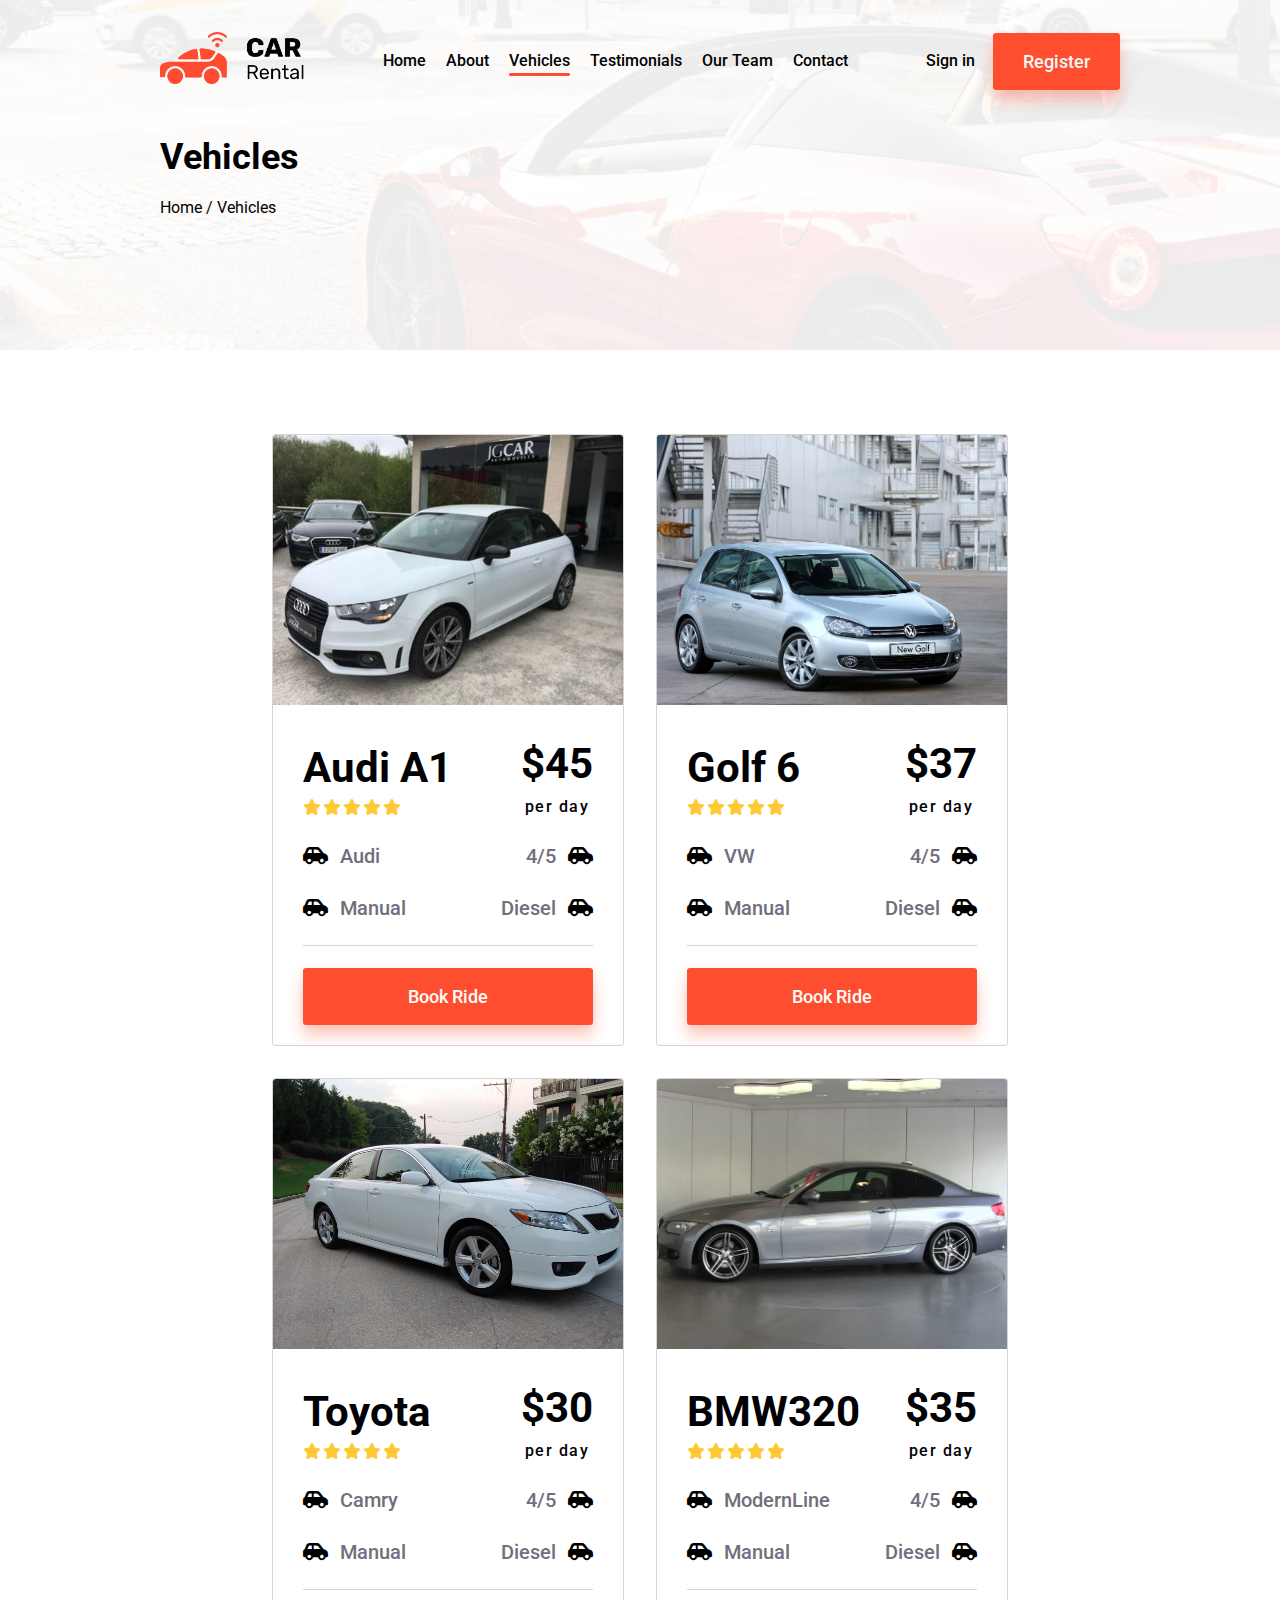
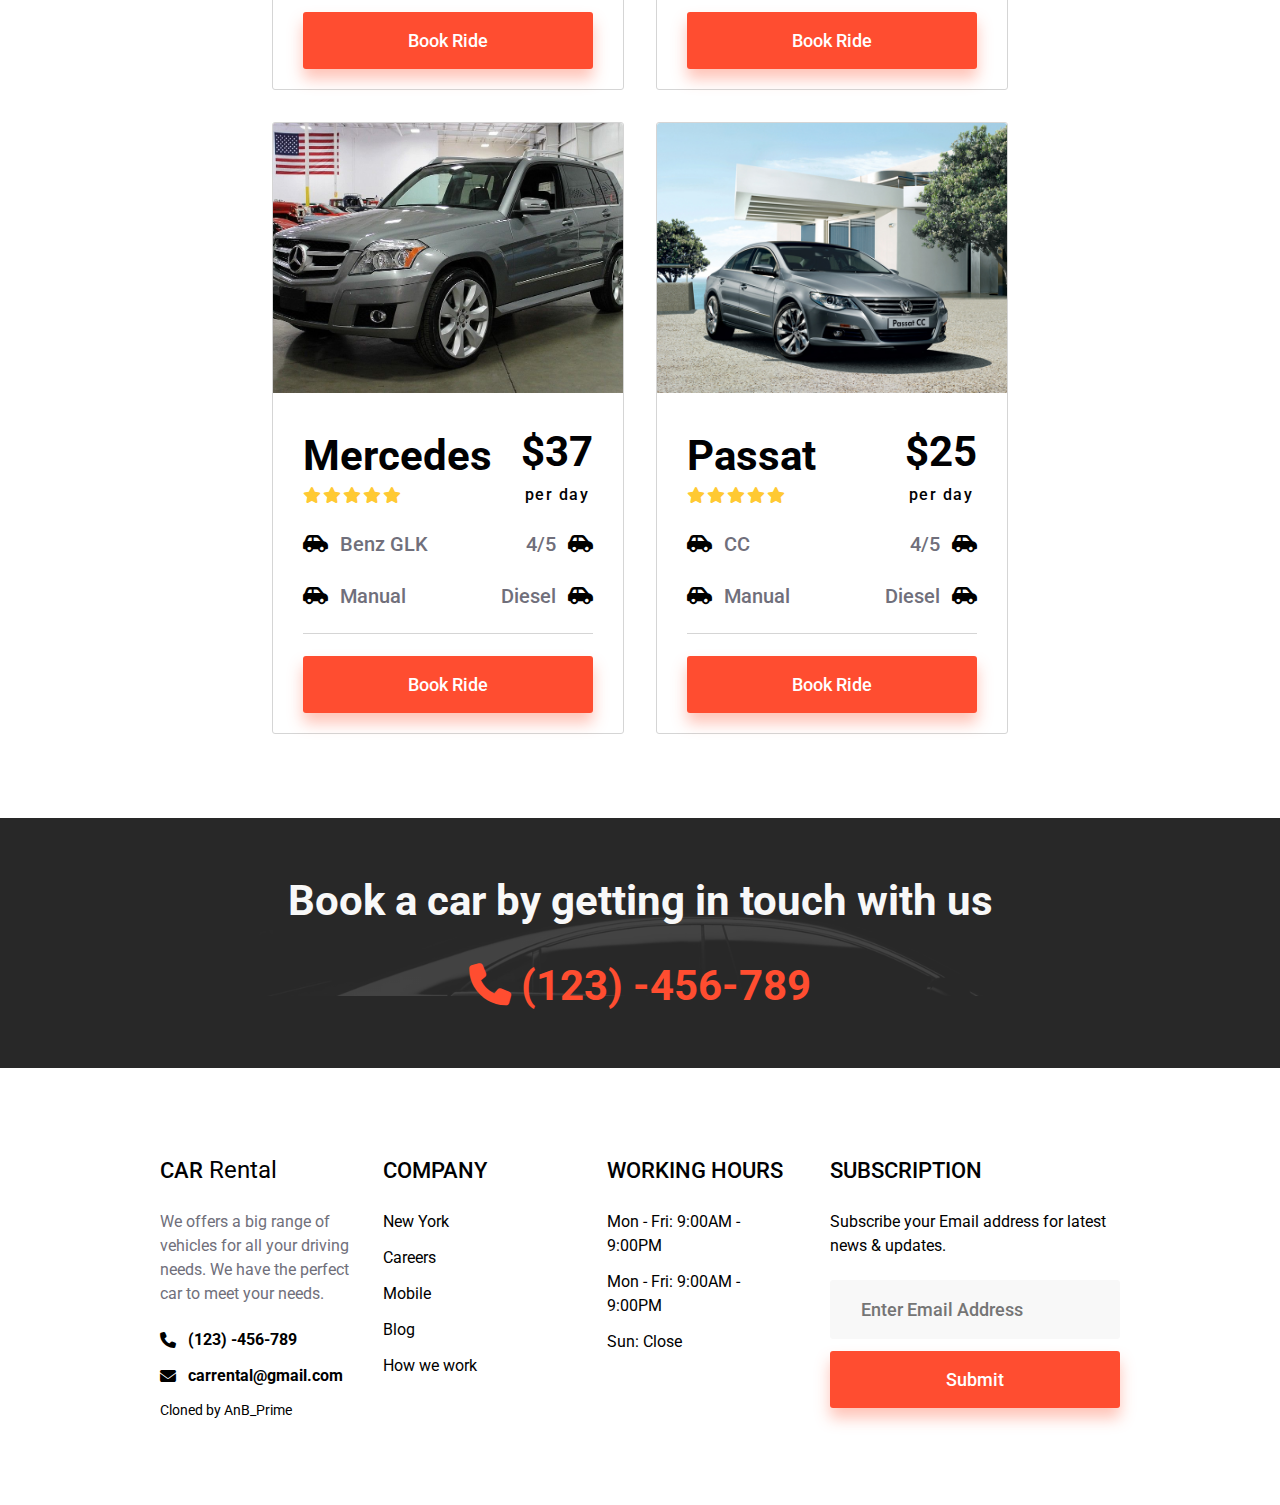
<file: models.html>
<!DOCTYPE html>
<html lang="en">
  <head>
    <meta charset="UTF-8" />
    <meta name="viewport" content="width=device-width, initial-scale=1.0" />
    <link rel="shortcut icon" href="/images/tab-icon.png" type="image/x-icon" />

    <link rel="stylesheet" href="css/common.css" />
    <link rel="stylesheet" href="css/models.css" />
    <link rel="stylesheet" href="css/navbar.css" />
    <link rel="stylesheet" href="css/footer.css" />
    <title>Prime Car Rental | Vehicle Models</title>
  </head>
  <body>
    <!-- header section  -->
    <section class="wrapper-header w-full">
      <div class="header-box w-lg w-md w-sm margin-x">
        <header class="my-header flex space-between align-center">
          <a href="index.html">
            <img src="./images/logo.png" alt="" />
          </a>
          <!-- navlink  -->
          <nav class="all-links my-nav-link">
            <ul class="link-items flex align-center">
              <li><a href="index.html">Home</a></li>
              <li><a href="about.html">About</a></li>
              <li><a href="models.html" class="active">Vehicles</a></li>
              <li>
                <a href="testimonials.html">Testimonials</a>
              </li>
              <li><a href="ourteam.html">Our Team</a></li>
              <li><a href="contact.html">Contact</a></li>
            </ul>
          </nav>

          <div class="sign-up-tools flex align-center">
            <div class="register align-center">
              <a href="#" class="my-sign-in">Sign in</a>
              <a href="#" class="btn btn-primary shadow shadow-hover"
                >Register</a
              >
            </div>
            <div class="tools">
              <i class="fa-solid fa-bars btn--for-navbar"></i>
            </div>
          </div>
        </header>
        <!-- page path  -->
        <div class="about-page-info w-lg w-md w-sm flex flex-col gap-12">
          <p class="page-title-info">Vehicles</p>
          <span>
            <a href="/" class="page-path-info">Home </a>
            / Vehicles
          </span>
        </div>
      </div>

      <!-- mobile navbar only  -->
      <nav class="all-links mobile--navbar align-center justify-center">
        <ul class="only-mobile-nav">
          <li><a href="index.html">Home</a></li>
          <li><a href="about.html">About</a></li>
          <li><a href="models.html" class="active">Vehicles</a></li>
          <li><a href="testimonials.html">Testimonials</a></li>
          <li><a href="ourteam.html">Our Team</a></li>
          <li><a href="contact.html">Contact</a></li>
        </ul>
        <i class="fa-solid fa-xmark btn--for-navbar btn-close-open"></i>
      </nav>

      <!-- ---------------------  -->

      <!-- overlay  -->
      <div class="overlay"></div>
    </section>
    <!-- ---------------  -->
    <!-- big section wrapper-car-model -->
    <section class="car-model w-full margin-y">
      <!-- container wrap cards -->
      <div
        class="container-car-model margin-x w-lg w-md w-sm grid col-3 col-2 col-1 fit-content gap-32"
      >
        <!-- car card model  -->
        <div class="card-car">
          <!-- image of car -->
          <img src="./images/cars/audi-box.png" alt="audi car" />
          <!-- information about car -->
          <div class="car-info flex flex-col">
            <!-- name's car and price  -->
            <div class="car-name-price flex space-between align-center">
              <!-- name car  -->
              <div class="car-name flex flex-col">
                <p class="big-title">Audi A1</p>
                <div class="flex stars">
                  <i class="fa-solid fa-star"></i>
                  <i class="fa-solid fa-star"></i>
                  <i class="fa-solid fa-star"></i>
                  <i class="fa-solid fa-star"></i>
                  <i class="fa-solid fa-star"></i>
                </div>
              </div>
              <div class="car-price flex flex-col align-center">
                <p class="big-title">$45</p>
                <p class="small-title">per day</p>
              </div>
            </div>
            <!-- car brand name  -->
            <div class="brand-car flex space-between">
              <div class="brand-name flex align-center gap-12">
                <i class="fa-solid fa-car-side"></i>
                <p class="small-title paragraph">Audi</p>
              </div>
              <div class="describe flex align-center gap-12">
                <p class="small-title paragraph">4/5</p>
                <i class="fa-solid fa-car-side"></i>
              </div>
            </div>
            <!-- about car fuel  -->
            <div class="car-fuel flex space-between align-center">
              <div class="about-fuel flex align-center gap-12">
                <i class="fa-solid fa-car-side"></i>
                <p class="small-title paragraph">Manual</p>
              </div>
              <div class="type flex align-center gap-12">
                <p class="small-title paragraph">Diesel</p>
                <i class="fa-solid fa-car-side"></i>
              </div>
            </div>
            <!-- white line  -->
            <span class="white-line"></span>
            <!-- button link  -->
            <a href="#" class="btn btn-primary text-center shadow shadow-hover"
              >Book Ride</a
            >
          </div>
        </div>
        <!-- car card model  -->
        <div class="card-car">
          <!-- image of car -->
          <img src="./images/cars/golf6-box.png" alt="audi car" />
          <!-- information about car -->
          <div class="car-info flex flex-col">
            <!-- name's car and price  -->
            <div class="car-name-price flex space-between align-center">
              <!-- name car  -->
              <div class="car-name flex flex-col">
                <p class="big-title">Golf 6</p>
                <div class="flex stars">
                  <i class="fa-solid fa-star"></i>
                  <i class="fa-solid fa-star"></i>
                  <i class="fa-solid fa-star"></i>
                  <i class="fa-solid fa-star"></i>
                  <i class="fa-solid fa-star"></i>
                </div>
              </div>
              <div class="car-price flex flex-col align-center">
                <p class="big-title">$37</p>
                <p class="small-title">per day</p>
              </div>
            </div>
            <!-- car brand name  -->
            <div class="brand-car flex space-between">
              <div class="brand-name flex align-center gap-12">
                <i class="fa-solid fa-car-side"></i>
                <p class="small-title paragraph">VW</p>
              </div>
              <div class="describe flex align-center gap-12">
                <p class="small-title paragraph">4/5</p>
                <i class="fa-solid fa-car-side"></i>
              </div>
            </div>
            <!-- about car fuel  -->
            <div class="car-fuel flex space-between align-center">
              <div class="about-fuel flex align-center gap-12">
                <i class="fa-solid fa-car-side"></i>
                <p class="small-title paragraph">Manual</p>
              </div>
              <div class="type flex align-center gap-12">
                <p class="small-title paragraph">Diesel</p>
                <i class="fa-solid fa-car-side"></i>
              </div>
            </div>
            <!-- white line  -->
            <span class="white-line"></span>
            <!-- button link  -->
            <a href="#" class="btn btn-primary text-center shadow shadow-hover"
              >Book Ride</a
            >
          </div>
        </div>
        <!-- car card model  -->
        <div class="card-car">
          <!-- image of car -->
          <img src="./images/cars/toyota-box.png" alt="audi car" />
          <!-- information about car -->
          <div class="car-info flex flex-col">
            <!-- name's car and price  -->
            <div class="car-name-price flex space-between align-center">
              <!-- name car  -->
              <div class="car-name flex flex-col">
                <p class="big-title">Toyota</p>
                <div class="flex stars">
                  <i class="fa-solid fa-star"></i>
                  <i class="fa-solid fa-star"></i>
                  <i class="fa-solid fa-star"></i>
                  <i class="fa-solid fa-star"></i>
                  <i class="fa-solid fa-star"></i>
                </div>
              </div>
              <div class="car-price flex flex-col align-center">
                <p class="big-title">$30</p>
                <p class="small-title">per day</p>
              </div>
            </div>
            <!-- car brand name  -->
            <div class="brand-car flex space-between">
              <div class="brand-name flex align-center gap-12">
                <i class="fa-solid fa-car-side"></i>
                <p class="small-title paragraph">Camry</p>
              </div>
              <div class="describe flex align-center gap-12">
                <p class="small-title paragraph">4/5</p>
                <i class="fa-solid fa-car-side"></i>
              </div>
            </div>
            <!-- about car fuel  -->
            <div class="car-fuel flex space-between align-center">
              <div class="about-fuel flex align-center gap-12">
                <i class="fa-solid fa-car-side"></i>
                <p class="small-title paragraph">Manual</p>
              </div>
              <div class="type flex align-center gap-12">
                <p class="small-title paragraph">Diesel</p>
                <i class="fa-solid fa-car-side"></i>
              </div>
            </div>
            <!-- white line  -->
            <span class="white-line"></span>
            <!-- button link  -->
            <a href="#" class="btn btn-primary text-center shadow shadow-hover"
              >Book Ride</a
            >
          </div>
        </div>
        <!-- car card model  -->
        <div class="card-car">
          <!-- image of car -->
          <img src="./images/cars/bmw-box.png" alt="audi car" />
          <!-- information about car -->
          <div class="car-info flex flex-col">
            <!-- name's car and price  -->
            <div class="car-name-price flex space-between align-center">
              <!-- name car  -->
              <div class="car-name flex flex-col">
                <p class="big-title">BMW320</p>
                <div class="flex stars">
                  <i class="fa-solid fa-star"></i>
                  <i class="fa-solid fa-star"></i>
                  <i class="fa-solid fa-star"></i>
                  <i class="fa-solid fa-star"></i>
                  <i class="fa-solid fa-star"></i>
                </div>
              </div>
              <div class="car-price flex flex-col align-center">
                <p class="big-title">$35</p>
                <p class="small-title">per day</p>
              </div>
            </div>
            <!-- car brand name  -->
            <div class="brand-car flex space-between">
              <div class="brand-name flex align-center gap-12">
                <i class="fa-solid fa-car-side"></i>
                <p class="small-title paragraph">ModernLine</p>
              </div>
              <div class="describe flex align-center gap-12">
                <p class="small-title paragraph">4/5</p>
                <i class="fa-solid fa-car-side"></i>
              </div>
            </div>
            <!-- about car fuel  -->
            <div class="car-fuel flex space-between align-center">
              <div class="about-fuel flex align-center gap-12">
                <i class="fa-solid fa-car-side"></i>
                <p class="small-title paragraph">Manual</p>
              </div>
              <div class="type flex align-center gap-12">
                <p class="small-title paragraph">Diesel</p>
                <i class="fa-solid fa-car-side"></i>
              </div>
            </div>
            <!-- white line  -->
            <span class="white-line"></span>
            <!-- button link  -->
            <a href="#" class="btn btn-primary text-center shadow shadow-hover"
              >Book Ride</a
            >
          </div>
        </div>
        <!-- car card model  -->
        <div class="card-car">
          <!-- image of car -->
          <img src="./images/cars/benz-box.png" alt="audi car" />
          <!-- information about car -->
          <div class="car-info flex flex-col">
            <!-- name's car and price  -->
            <div class="car-name-price flex space-between align-center">
              <!-- name car  -->
              <div class="car-name flex flex-col">
                <p class="big-title">Mercedes</p>
                <div class="flex stars">
                  <i class="fa-solid fa-star"></i>
                  <i class="fa-solid fa-star"></i>
                  <i class="fa-solid fa-star"></i>
                  <i class="fa-solid fa-star"></i>
                  <i class="fa-solid fa-star"></i>
                </div>
              </div>
              <div class="car-price flex flex-col align-center">
                <p class="big-title">$37</p>
                <p class="small-title">per day</p>
              </div>
            </div>
            <!-- car brand name  -->
            <div class="brand-car flex space-between">
              <div class="brand-name flex align-center gap-12">
                <i class="fa-solid fa-car-side"></i>
                <p class="small-title paragraph">Benz GLK</p>
              </div>
              <div class="describe flex align-center gap-12">
                <p class="small-title paragraph">4/5</p>
                <i class="fa-solid fa-car-side"></i>
              </div>
            </div>
            <!-- about car fuel  -->
            <div class="car-fuel flex space-between align-center">
              <div class="about-fuel flex align-center gap-12">
                <i class="fa-solid fa-car-side"></i>
                <p class="small-title paragraph">Manual</p>
              </div>
              <div class="type flex align-center gap-12">
                <p class="small-title paragraph">Diesel</p>
                <i class="fa-solid fa-car-side"></i>
              </div>
            </div>
            <!-- white line  -->
            <span class="white-line"></span>
            <!-- button link  -->
            <a href="#" class="btn btn-primary text-center shadow shadow-hover"
              >Book Ride</a
            >
          </div>
        </div>
        <!-- car card model  -->
        <div class="card-car">
          <!-- image of car -->
          <img src="./images/cars/passat-box.png" alt="audi car" />
          <!-- information about car -->
          <div class="car-info flex flex-col">
            <!-- name's car and price  -->
            <div class="car-name-price flex space-between align-center">
              <!-- name car  -->
              <div class="car-name flex flex-col">
                <p class="big-title">Passat</p>
                <div class="flex stars">
                  <i class="fa-solid fa-star"></i>
                  <i class="fa-solid fa-star"></i>
                  <i class="fa-solid fa-star"></i>
                  <i class="fa-solid fa-star"></i>
                  <i class="fa-solid fa-star"></i>
                </div>
              </div>
              <div class="car-price flex flex-col align-center">
                <p class="big-title">$25</p>
                <p class="small-title">per day</p>
              </div>
            </div>
            <!-- car brand name  -->
            <div class="brand-car flex space-between">
              <div class="brand-name flex align-center gap-12">
                <i class="fa-solid fa-car-side"></i>
                <p class="small-title paragraph">CC</p>
              </div>
              <div class="describe flex align-center gap-12">
                <p class="small-title paragraph">4/5</p>
                <i class="fa-solid fa-car-side"></i>
              </div>
            </div>
            <!-- about car fuel  -->
            <div class="car-fuel flex space-between align-center">
              <div class="about-fuel flex align-center gap-12">
                <i class="fa-solid fa-car-side"></i>
                <p class="small-title paragraph">Manual</p>
              </div>
              <div class="type flex align-center gap-12">
                <p class="small-title paragraph">Diesel</p>
                <i class="fa-solid fa-car-side"></i>
              </div>
            </div>
            <!-- white line  -->
            <span class="white-line"></span>
            <!-- button link  -->
            <a href="#" class="btn btn-primary text-center shadow shadow-hover"
              >Book Ride</a
            >
          </div>
        </div>
      </div>
    </section>
    <!-- -------------------  -->

    <!-- section banner  -->
    <section class="banner w-full margin-y flex justify-center align-center">
      <!-- banner-info  -->
      <div class="banner-info flex justify-center align-center w-lg w-md w-sm">
        <p class="banner-describe big-title text-center">
          Book a car by getting in touch with us
        </p>
        <p class="phone-number big-title">
          <i class="fa-solid fa-phone"></i>
          (123) -456-789
        </p>
      </div>
      <!-- banner-overlay  -->
      <div class="banner-overlay"></div>
    </section>
    <!-- ----------------------  -->
    <!-- all page footer  -->
    <footer class="wrapper-footer w-full margin-y">
      <!-- information in footer  -->
      <section class="footer-info w-lg w-md w-sm grid margin-x">
        <!-- one footer box  -->
        <div class="one-footer-box flex flex-col">
          <p class="footer-title">
            <span class="small-title">CAR</span> Rental
          </p>
          <p class="paragraph">
            We offers a big range of vehicles for all your driving needs. We
            have the perfect car to meet your needs.
          </p>
          <!-- contact us  -->
          <div class="footer-contact-us flex flex-col gap-12">
            <p class="phone-number flex align-center gap-12">
              <i class="fa-solid fa-phone"></i>
              (123) -456-789
            </p>
            <p class="email flex align-center gap-12">
              <i class="fa-solid fa-envelope"></i>
              carrental@gmail.com
            </p>
            <p class="author">Cloned by AnB_Prime</p>
          </div>
        </div>
        <!-- --------------------- -->
        <!-- one footer box  -->
        <div class="one-footer-box flex flex-col">
          <p class="footer-title"><span class="small-title">COMPANY</span></p>
          <ul class="list-footer flex flex-col gap-12">
            <li>New York</li>
            <li>Careers</li>
            <li>Mobile</li>
            <li>Blog</li>
            <li>How we work</li>
          </ul>
        </div>
        <!-- --------------------- -->
        <!-- one footer box  -->
        <div class="one-footer-box flex flex-col">
          <p class="footer-title">
            <span class="small-title">WORKING HOURS</span>
          </p>
          <ul class="list-footer flex flex-col gap-12">
            <li>Mon - Fri: 9:00AM - 9:00PM</li>
            <li>Mon - Fri: 9:00AM - 9:00PM</li>
            <li>Sun: Close</li>
          </ul>
        </div>
        <!-- --------------------- -->
        <!-- one footer box  -->
        <div class="one-footer-box flex flex-col">
          <p class="footer-title">
            <span class="small-title">SUBSCRIPTION</span>
          </p>
          <p class="footer-sub">
            Subscribe your Email address for latest news & updates.
          </p>
          <div class="input-register flex flex-col gap-12 w-full">
            <input type="text" placeholder="Enter Email Address" class="btn" />
            <a
              href="https://youtu.be/dQw4w9WgXcQ"
              target="_blank"
              class="btn btn-primary shadow shadow-hover text-center"
            >
              Submit
            </a>
          </div>
        </div>
        <!-- --------------------- -->
      </section>
    </footer>
    <script src="./js/script.js"></script>
  </body>
</html>
</file>
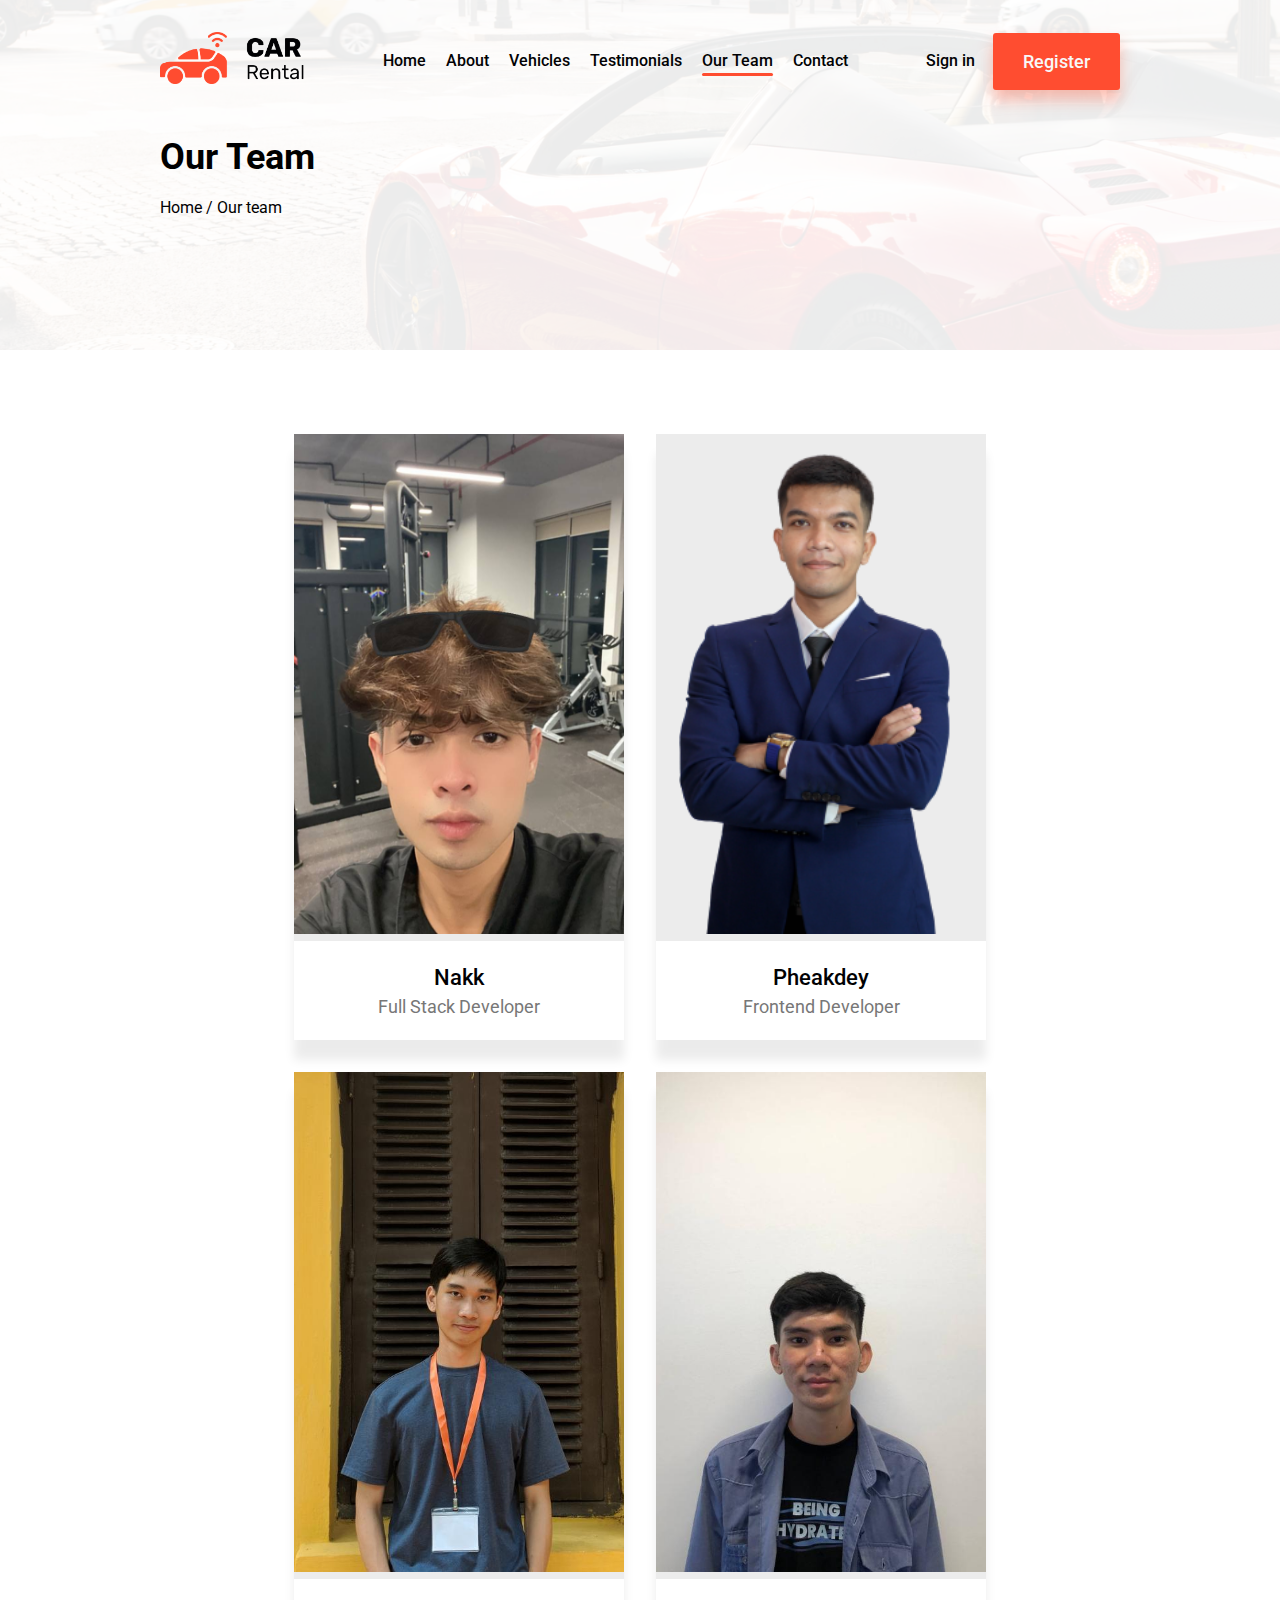
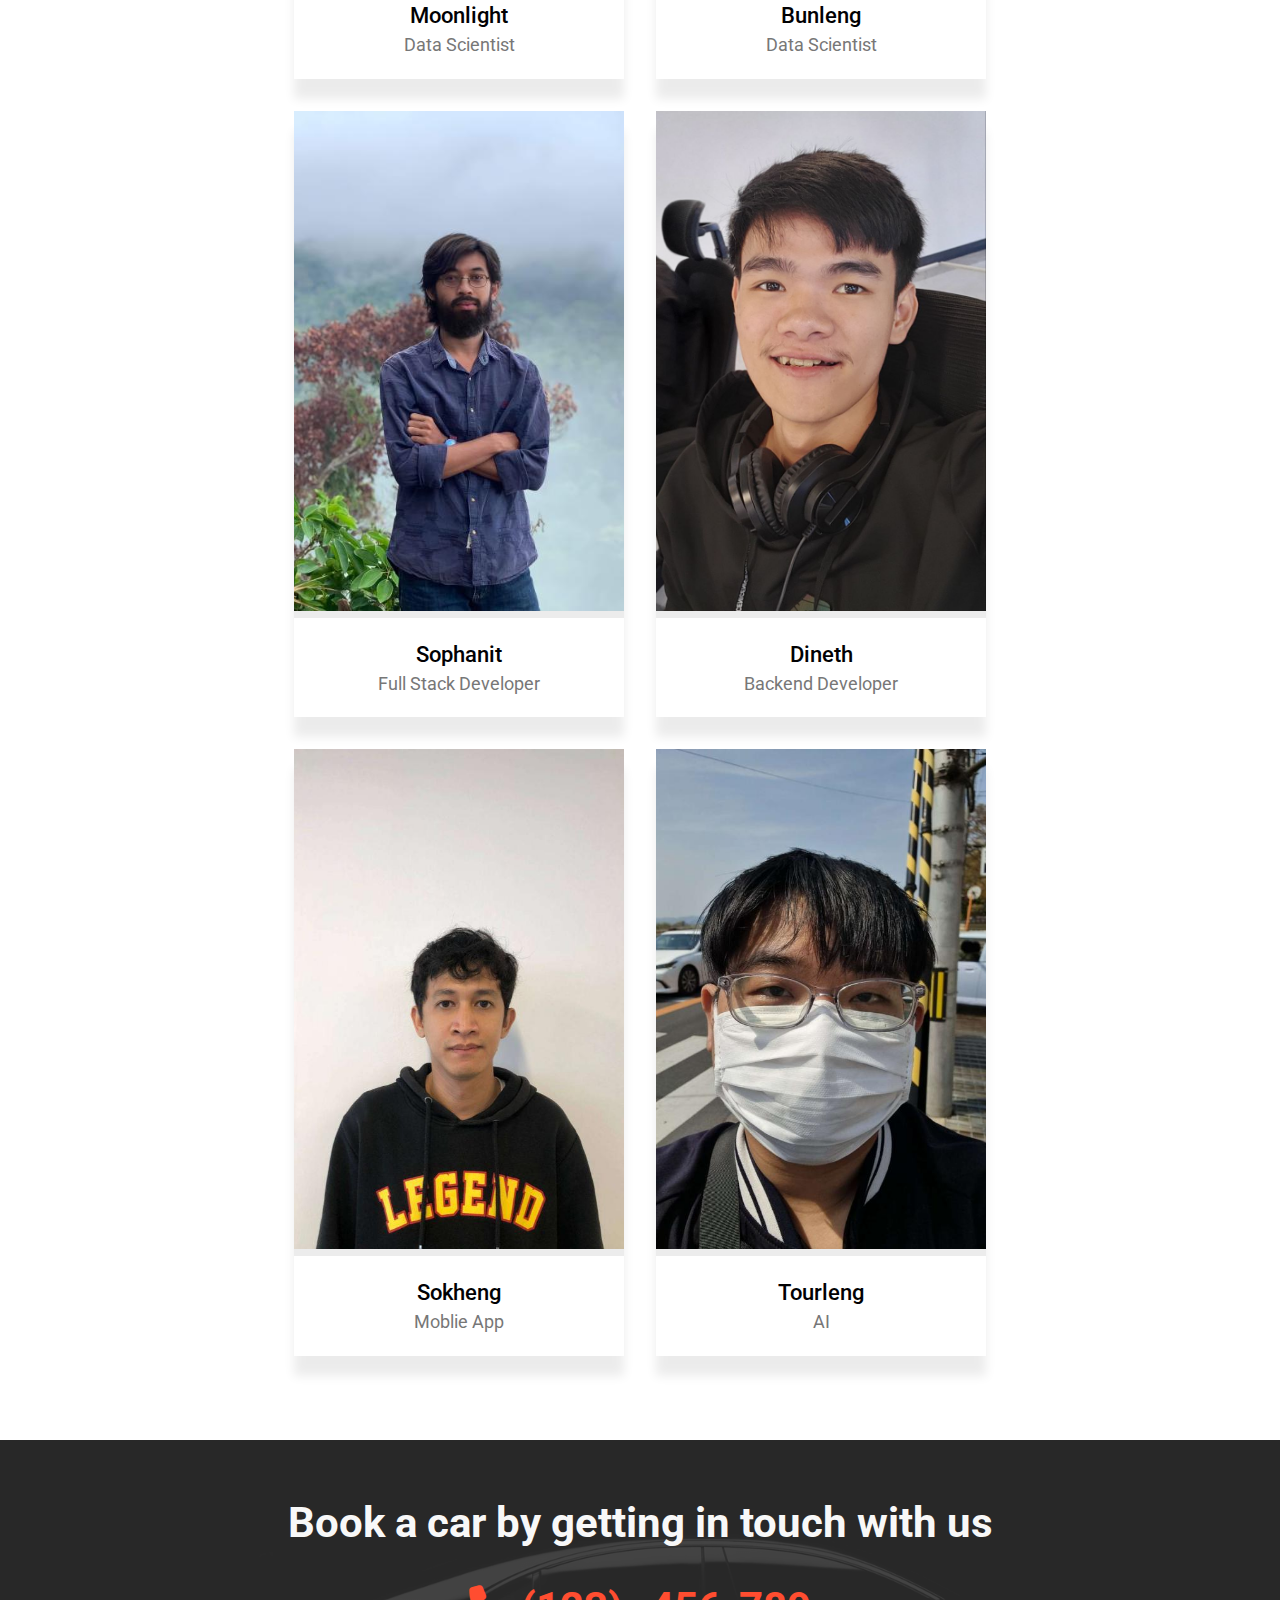
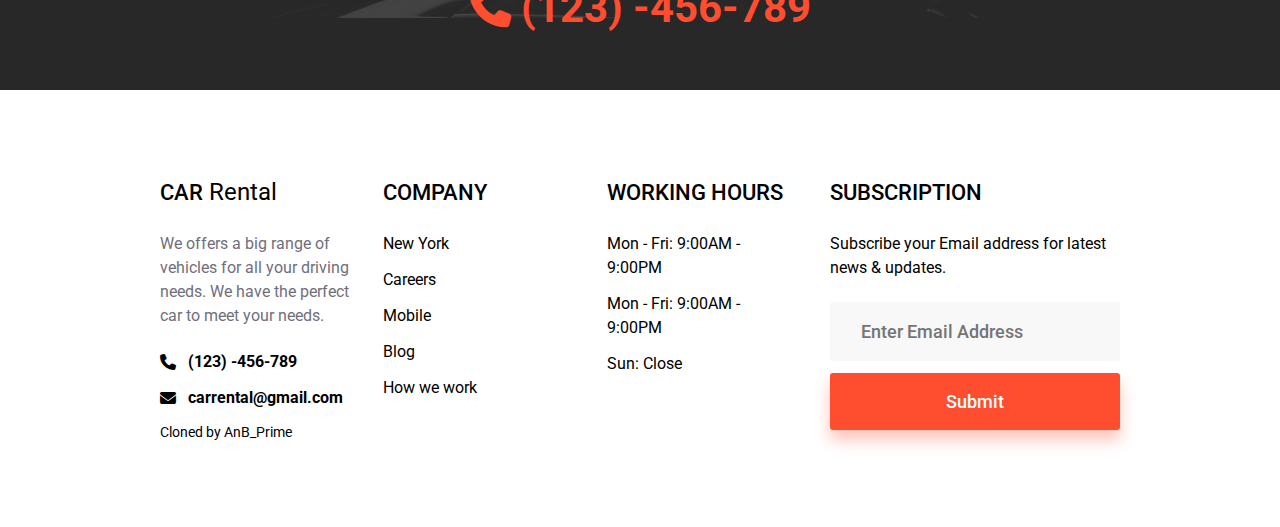
<file: ourteam.html>
<!DOCTYPE html>
<html lang="en">
  <head>
    <meta charset="UTF-8" />
    <meta name="viewport" content="width=device-width, initial-scale=1.0" />
    <link rel="shortcut icon" href="/images/tab-icon.png" type="image/x-icon" />

    <link rel="stylesheet" href="css/common.css" />
    <link rel="stylesheet" href="css/ourteam.css" />
    <link rel="stylesheet" href="css/navbar.css" />
    <link rel="stylesheet" href="css/footer.css" />

    <title>Prime Car Rental | Our Team</title>
  </head>
  <body>
    <!-- header section  -->
    <section class="wrapper-header w-full">
      <div class="header-box w-lg w-md w-sm margin-x">
        <header class="my-header flex space-between align-center">
          <a href="index.html">
            <img src="./images/logo.png" alt="" />
          </a>
          <!-- navlink  -->
          <nav class="all-links my-nav-link">
            <ul class="link-items flex align-center">
              <li><a href="index.html">Home</a></li>
              <li><a href="about.html">About</a></li>
              <li><a href="models.html">Vehicles</a></li>
              <li>
                <a href="testimonials.html">Testimonials</a>
              </li>
              <li><a href="ourteam.html" class="active">Our Team</a></li>
              <li><a href="contact.html">Contact</a></li>
            </ul>
          </nav>

          <div class="sign-up-tools flex align-center">
            <div class="register align-center">
              <a href="#" class="my-sign-in">Sign in</a>
              <a href="#" class="btn btn-primary shadow shadow-hover"
                >Register</a
              >
            </div>
            <div class="tools">
              <i class="fa-solid fa-bars btn--for-navbar"></i>
            </div>
          </div>
        </header>
        <!-- page path  -->
        <div class="about-page-info w-lg w-md w-sm flex flex-col gap-12">
          <p class="page-title-info">Our Team</p>
          <span>
            <a href="/" class="page-path-info">Home </a>
            / Our team
          </span>
        </div>
      </div>

      <!-- mobile navbar only  -->
      <nav class="all-links mobile--navbar align-center justify-center">
        <ul class="only-mobile-nav">
          <li><a href="index.html">Home</a></li>
          <li><a href="about.html">About</a></li>
          <li><a href="models.html">Vehicles</a></li>
          <li><a href="testimonials.html">Testimonials</a></li>
          <li><a href="ourteam.html" class="active">Our Team</a></li>
          <li><a href="contact.html">Contact</a></li>
        </ul>
        <i class="fa-solid fa-xmark btn--for-navbar btn-close-open"></i>
      </nav>

      <!-- ---------------------  -->

      <!-- overlay  -->
      <div class="overlay"></div>
    </section>
    <!-- ---------------  -->
    <section class="container w-full">
      <div
        class="card w-lg w-md w-sm grid col-3 col-2 col-1 gap-32 fit-content margin-x margin-y"
      >
        <div class="member">
          <img src="images/teams/nakky.jpg" />
          <div class="info">
            <h3 class="name small-title">Nakk</h3>
            <p class="job paragraph">Full Stack Developer</p>
          </div>
        </div>
        <div class="member">
          <img src="images/teams/kdey1.png" />
          <div class="info">
            <h3 class="name small-title">Pheakdey</h3>
            <p class="job paragraph">Frontend Developer</p>
          </div>
        </div>
        <div class="member">
          <img src="images/teams/moonlight.jpg" />
          <div class="info">
            <h3 class="name small-title">Moonlight</h3>
            <p class="job paragraph">Data Scientist</p>
          </div>
        </div>
        <div class="member">
          <img src="images/teams//bunleng.jpg" />
          <div class="info">
            <h3 class="name small-title">Bunleng</h3>
            <p class="job paragraph">Data Scientist</p>
          </div>
        </div>
        <div class="member">
          <img src="images/teams/panit.jpg" />
          <div class="info">
            <h3 class="name small-title">Sophanit</h3>
            <p class="job paragraph">Full Stack Developer</p>
          </div>
        </div>
        <div class="member">
          <img src="images/teams/neth.jpg" />
          <div class="info">
            <h3 class="name small-title">Dineth</h3>
            <p class="job paragraph">Backend Developer</p>
          </div>
        </div>
        <div class="member">
          <img src="images/teams/sokheng.jpg" />
          <div class="info">
            <h3 class="name small-title">Sokheng</h3>
            <p class="job">Moblie App</p>
          </div>
        </div>
        <div class="member">
          <img src="images/teams/tourleng.jpg" />
          <div class="info">
            <h3 class="name small-title">Tourleng</h3>
            <p class="job paragraph">AI</p>
          </div>
        </div>
      </div>
    </section>
    <!-- section banner  -->
    <section class="banner w-full margin-y flex justify-center align-center">
      <!-- banner-info  -->
      <div class="banner-info flex justify-center align-center w-lg w-md w-sm">
        <p class="banner-describe big-title text-center">
          Book a car by getting in touch with us
        </p>
        <p class="phone-number big-title">
          <i class="fa-solid fa-phone"></i>
          (123) -456-789
        </p>
      </div>
      <!-- banner-overlay  -->
      <div class="banner-overlay"></div>
    </section>
    <!-- ----------------------  -->
    <!-- all page footer  -->
    <footer class="wrapper-footer w-full margin-y">
      <!-- information in footer  -->
      <section class="footer-info w-lg w-md w-sm grid margin-x">
        <!-- one footer box  -->
        <div class="one-footer-box flex flex-col">
          <p class="footer-title">
            <span class="small-title">CAR</span> Rental
          </p>
          <p class="paragraph">
            We offers a big range of vehicles for all your driving needs. We
            have the perfect car to meet your needs.
          </p>
          <!-- contact us  -->
          <div class="footer-contact-us flex flex-col gap-12">
            <p class="phone-number flex align-center gap-12">
              <i class="fa-solid fa-phone"></i>
              (123) -456-789
            </p>
            <p class="email flex align-center gap-12">
              <i class="fa-solid fa-envelope"></i>
              carrental@gmail.com
            </p>
            <p class="author">Cloned by AnB_Prime</p>
          </div>
        </div>
        <!-- --------------------- -->
        <!-- one footer box  -->
        <div class="one-footer-box flex flex-col">
          <p class="footer-title"><span class="small-title">COMPANY</span></p>
          <ul class="list-footer flex flex-col gap-12">
            <li>New York</li>
            <li>Careers</li>
            <li>Mobile</li>
            <li>Blog</li>
            <li>How we work</li>
          </ul>
        </div>
        <!-- --------------------- -->
        <!-- one footer box  -->
        <div class="one-footer-box flex flex-col">
          <p class="footer-title">
            <span class="small-title">WORKING HOURS</span>
          </p>
          <ul class="list-footer flex flex-col gap-12">
            <li>Mon - Fri: 9:00AM - 9:00PM</li>
            <li>Mon - Fri: 9:00AM - 9:00PM</li>
            <li>Sun: Close</li>
          </ul>
        </div>
        <!-- --------------------- -->
        <!-- one footer box  -->
        <div class="one-footer-box flex flex-col">
          <p class="footer-title">
            <span class="small-title">SUBSCRIPTION</span>
          </p>
          <p class="footer-sub">
            Subscribe your Email address for latest news & updates.
          </p>
          <div class="input-register flex flex-col gap-12 w-full">
            <input type="text" placeholder="Enter Email Address" class="btn" />
            <a
              href="https://youtu.be/dQw4w9WgXcQ"
              target="_blank"
              class="btn btn-primary shadow shadow-hover text-center"
            >
              Submit
            </a>
          </div>
        </div>
        <!-- --------------------- -->
      </section>
    </footer>
    <script src="./js/script.js"></script>
  </body>
</html>
</file>
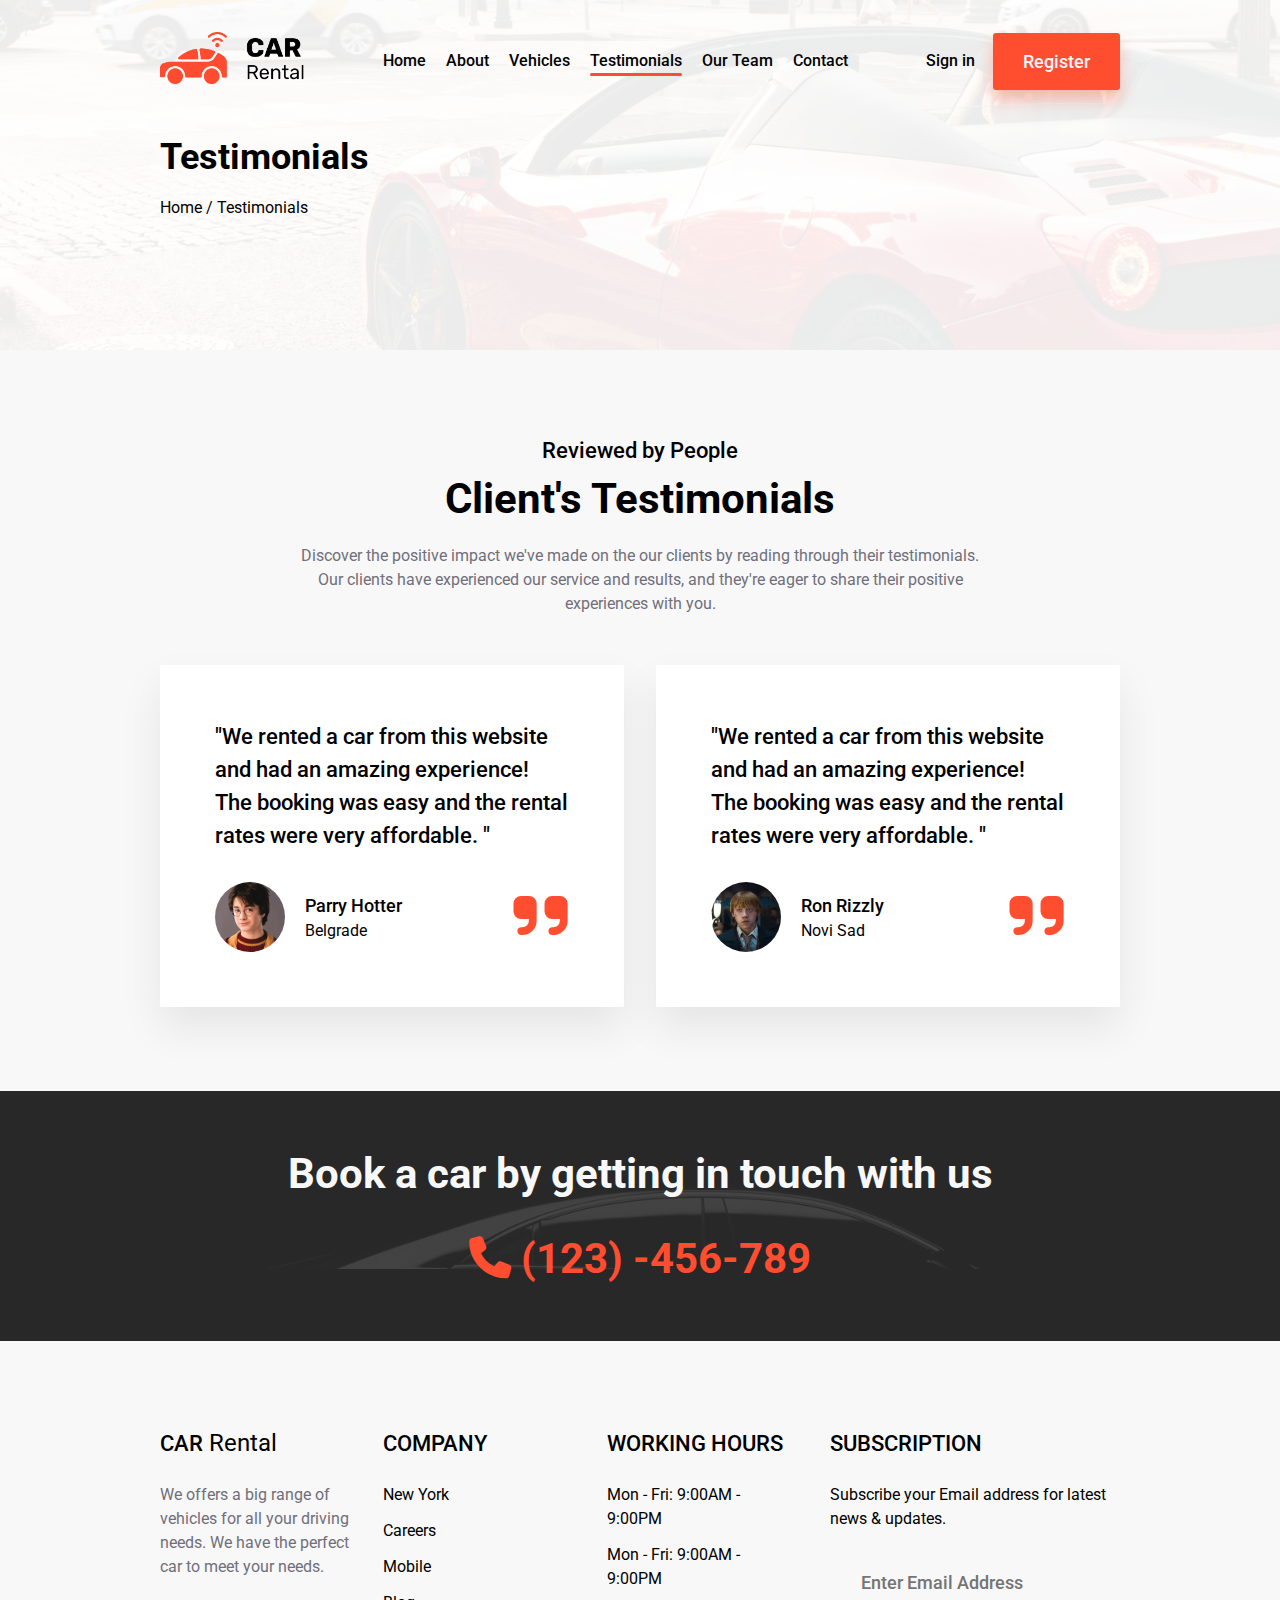
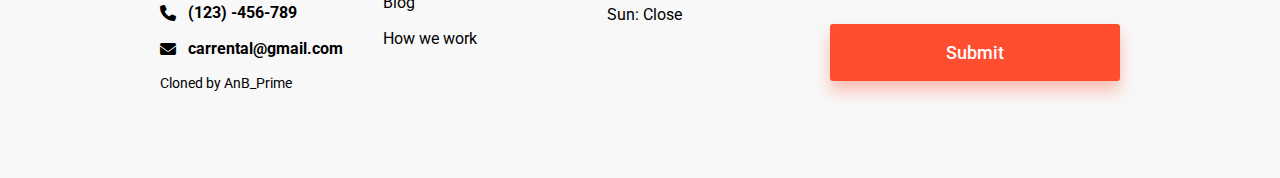
<file: testimonials.html>
<!DOCTYPE html>
<html lang="en">
  <head>
    <meta charset="UTF-8" />
    <meta http-equiv="X-UA-Compatible" content="IE=edge" />
    <meta name="viewport" content="width=device-width, initial-scale=1.0" />
    <link rel="shortcut icon" href="/images/tab-icon.png" type="image/x-icon" />

    <link rel="stylesheet" href="css/common.css" />
    <link rel="stylesheet" href="css/testimonials.css" />
    <link rel="stylesheet" href="css/navbar.css" />
    <link rel="stylesheet" href="css/footer.css" />
    <title>Prime Car Rental | Testimonials</title>
  </head>
  <body class="body">
    <!-- header section  -->
    <section class="wrapper-header w-full">
      <div class="header-box w-lg w-md w-sm margin-x">
        <header class="my-header flex space-between align-center">
          <a href="index.html">
            <img src="./images/logo.png" alt="" />
          </a>
          <!-- navlink  -->
          <nav class="all-links my-nav-link">
            <ul class="link-items flex align-center">
              <li><a href="index.html">Home</a></li>
              <li><a href="about.html">About</a></li>
              <li><a href="models.html">Vehicles</a></li>
              <li>
                <a class="active" href="testimonials.html">Testimonials</a>
              </li>
              <li><a href="ourteam.html">Our Team</a></li>
              <li><a href="contact.html">Contact</a></li>
            </ul>
          </nav>

          <div class="sign-up-tools flex align-center">
            <div class="register align-center">
              <a href="#" class="my-sign-in">Sign in</a>
              <a href="#" class="btn btn-primary shadow shadow-hover"
                >Register</a
              >
            </div>
            <div class="tools">
              <i class="fa-solid fa-bars btn--for-navbar"></i>
            </div>
          </div>
        </header>
        <!-- page path  -->
        <div class="about-page-info w-lg w-md w-sm flex flex-col gap-12">
          <p class="page-title-info">Testimonials</p>
          <span>
            <a href="/" class="page-path-info">Home </a>
            / Testimonials
          </span>
        </div>
      </div>

      <!-- mobile navbar only  -->
      <nav class="all-links mobile--navbar align-center justify-center">
        <ul class="only-mobile-nav">
          <li><a href="index.html">Home</a></li>
          <li><a href="about.html">About</a></li>
          <li><a href="models.html">Vehicles</a></li>
          <li><a class="active" href="testimonials.html">Testimonials</a></li>
          <li><a href="ourteam.html">Our Team</a></li>
          <li><a href="contact.html">Contact</a></li>
        </ul>
        <i class="fa-solid fa-xmark btn--for-navbar btn-close-open"></i>
      </nav>

      <!-- ---------------------  -->

      <!-- overlay  -->
      <div class="overlay"></div>
    </section>
    <!-- ---------------  -->

    <section class="testimonials-section w-full margin-y">
      <div class="container w-lg w-md w-sm margin-x">
        <div class="testimonials-content">
          <div class="testimonials-content-title text-center">
            <h4 class="small-title">Reviewed by People</h4>
            <h2 class="big-title">Client's Testimonials</h2>
            <p class="paragraph">
              Discover the positive impact we've made on the our clients by
              reading through their testimonials. Our clients have experienced
              our service and results, and they're eager to share their positive
              experiences with you.
            </p>
          </div>

          <div
            class="all-testimonials w-lg w-md w-sm margin-x margin-y grid col-2 col-1 fit-content gap-32"
          >
            <div class="all-testimonials-box">
              <p class="small-title">
                "We rented a car from this website and had an amazing
                experience! The booking was easy and the rental rates were very
                affordable. "
              </p>
              <div class="all-testimonials-box-name">
                <div
                  class="all-testimonials-box-name-profile flex align-center"
                >
                  <img src="images/users/harry-potter.jpg" alt="user_img" />
                  <span>
                    <h4>Parry Hotter</h4>
                    <p class="paragraph">Belgrade</p>
                  </span>
                  <span class="quotes-icon">
                    <i class="fa-solid fa-quote-right"></i>
                  </span>
                </div>
              </div>
            </div>

            <div class="all-testimonials-box">
              <p class="small-title">
                "We rented a car from this website and had an amazing
                experience! The booking was easy and the rental rates were very
                affordable. "
              </p>
              <div class="all-testimonials-box-name">
                <div
                  class="all-testimonials-box-name-profile flex align-center"
                >
                  <img src="images/users/ron.jpg" alt="user_img" />
                  <span>
                    <h4>Ron Rizzly</h4>
                    <p class="paragraph">Novi Sad</p>
                  </span>
                  <span class="quotes-icon">
                    <i class="fa-solid fa-quote-right"></i>
                  </span>
                </div>
              </div>
            </div>
          </div>
        </div>
      </div>
    </section>

    <!-- section banner  -->
    <section class="banner w-full margin-y flex justify-center align-center">
      <!-- banner-info  -->
      <div class="banner-info flex justify-center align-center w-lg w-md w-sm">
        <p class="banner-describe big-title text-center">
          Book a car by getting in touch with us
        </p>
        <p class="phone-number big-title">
          <i class="fa-solid fa-phone"></i>
          (123) -456-789
        </p>
      </div>
      <!-- banner-overlay  -->
      <div class="banner-overlay"></div>
    </section>
    <!-- ----------------------  -->
    <!-- all page footer  -->
    <footer class="wrapper-footer w-full margin-y">
      <!-- information in footer  -->
      <section class="footer-info w-lg w-md w-sm grid margin-x">
        <!-- one footer box  -->
        <div class="one-footer-box flex flex-col">
          <p class="footer-title">
            <span class="small-title">CAR</span> Rental
          </p>
          <p class="paragraph">
            We offers a big range of vehicles for all your driving needs. We
            have the perfect car to meet your needs.
          </p>
          <!-- contact us  -->
          <div class="footer-contact-us flex flex-col gap-12">
            <p class="phone-number flex align-center gap-12">
              <i class="fa-solid fa-phone"></i>
              (123) -456-789
            </p>
            <p class="email flex align-center gap-12">
              <i class="fa-solid fa-envelope"></i>
              carrental@gmail.com
            </p>
            <p class="author">Cloned by AnB_Prime</p>
          </div>
        </div>
        <!-- --------------------- -->
        <!-- one footer box  -->
        <div class="one-footer-box flex flex-col">
          <p class="footer-title"><span class="small-title">COMPANY</span></p>
          <ul class="list-footer flex flex-col gap-12">
            <li>New York</li>
            <li>Careers</li>
            <li>Mobile</li>
            <li>Blog</li>
            <li>How we work</li>
          </ul>
        </div>
        <!-- --------------------- -->
        <!-- one footer box  -->
        <div class="one-footer-box flex flex-col">
          <p class="footer-title">
            <span class="small-title">WORKING HOURS</span>
          </p>
          <ul class="list-footer flex flex-col gap-12">
            <li>Mon - Fri: 9:00AM - 9:00PM</li>
            <li>Mon - Fri: 9:00AM - 9:00PM</li>
            <li>Sun: Close</li>
          </ul>
        </div>
        <!-- --------------------- -->
        <!-- one footer box  -->
        <div class="one-footer-box flex flex-col">
          <p class="footer-title">
            <span class="small-title">SUBSCRIPTION</span>
          </p>
          <p class="footer-sub">
            Subscribe your Email address for latest news & updates.
          </p>
          <div class="input-register flex flex-col gap-12 w-full">
            <input type="text" placeholder="Enter Email Address" class="btn" />
            <a
              href="https://youtu.be/dQw4w9WgXcQ"
              target="_blank"
              class="btn btn-primary shadow shadow-hover text-center"
            >
              Submit
            </a>
          </div>
        </div>
        <!-- --------------------- -->
      </section>
    </footer>
    <script src="./js/script.js"></script>
  </body>
</html>
</file>
<file: css/common.css>
/* link roboto font for all  */
@import url("https://fonts.googleapis.com/css2?family=Roboto:wght@100;300;400;500;700&display=swap");

/* font awesome  */

@import url("https://cdnjs.cloudflare.com/ajax/libs/font-awesome/6.4.0/css/all.min.css");

/* =========================================  */
/* this is our reusable component and styles  */
/* =========================================  */

/* our colors  */
:root {
  --primary-color: #ff4d30;
  --black-heading: #010103;
  --gray-paragraph: #706f7b;
  --black-bg-color: #2d2d2d;
  --light-grey-color: #f8f8f8;
  --roboto: "Roboto", sans-serif;
  --line-height: 1.5;
  --big-title: 42px;
  --small-title: 22px;
  --paragraph: 16px;
  --weight-big-title: 700;
  --weight-small-title: 500;
  --weight-paragraph: normal;
}

/* reset default styles */
* {
  padding: 0;
  margin: 0;
  box-sizing: border-box;
  list-style: none;
  text-decoration: none;
  font-family: var(--roboto);
  font-weight: normal;
  line-height: var(--line-height);
}

/* reset buttons  */
button {
  outline: none;
  border: none;
}

button:hover {
  cursor: pointer;
}

/* reset images  */
img {
  width: 100%;
  object-fit: cover;
}

/* full width for wrapping each sections  */
.w-full {
  width: 100%;
}

/* margin left and right */
.margin-x {
  margin: 0 auto;
}

/* margin top and bottom */
.margin-y {
  margin: 84px auto;
}

/* grid system  */
.grid {
  display: grid;
}

/* makes items center in grid  */
.place-center {
  place-items: center;
}

/* grid 1 column  */
.col-1 {
  grid-template-columns: repeat(1, 1fr);
}

/* grid 2 columns  */
.col-2 {
  grid-template-columns: repeat(2, 1fr);
}

/* grid 3 columns  */
.col-3 {
  grid-template-columns: repeat(3, 1fr);
}

/* grid left and right gap 12px  */
.gap-x-12 {
  column-gap: 12px;
}

/* grid top and bottom gap 12px  */
.gap-y-12 {
  row-gap: 12px;
}

/* grid all gap 12px  */
.gap-12 {
  gap: 12px;
}

/* grid top and bottom gap 32px  */
.gap-x-32 {
  column-gap: 32px;
}

/* grid top and bottom gap 32px  */
.gap-y-32 {
  row-gap: 32px;
}

/* grid all gap 32px  */
.gap-32 {
  gap: 32px;
}

/* flexbox  */
.flex {
  display: flex;
}

/* justify between  */
.space-between {
  justify-content: space-between;
}

/* justify center  */
.justify-center {
  justify-content: center;
}

/* align-center  */
.align-center {
  align-items: center;
}

/* flex column  */
.flex-col {
  flex-direction: column;
}

/* buttons for all  */
.btn {
  display: inline-block;
  font-weight: 500;
  font-size: 18px;
  padding: 15px 30px;
  border-radius: 3px;
  transition: all 0.3s ease-in-out;
}

.btn-primary {
  background-color: var(--primary-color);
  color: white;
  box-shadow: 0 10px 15px 0 rgba(255, 83, 48, 0.35);
}

.btn-secondary {
  background-color: var(--black-heading);
  color: white;
}

.shadow-hover:hover {
  box-shadow: 0 10px 15px 0 rgba(255, 83, 48, 0.5);
}

/* ======== end of buttons ========  */

/* ======== header and paragraph ============  */
.small-title {
  color: var(--black-heading);
  font-size: var(--small-title);
  font-weight: var(--weight-small-title);
}

.big-title {
  font-size: var(--big-title);
  font-weight: var(--weight-big-title);
  color: var(--black-heading);
}

.paragraph {
  color: var(--gray-paragraph);
  font-size: var(--paragraph);
}

.text-center {
  text-align: center;
}

/* ======== end header and paragraph ============  */

/* ============== end ================  */

/* on large screen 1350 up  */
@media (min-width: 1350px) {
  .w-lg {
    width: 1330px;
  }

  .col-3 {
    grid-template-columns: repeat(3, 1fr);
  }

  .fit-content {
    width: fit-content;
  }
}

/* on meduim screen 1349 down  */
@media (max-width: 1349px) {
  .w-md {
    /* width: 850px; */
    width: 960px;
  }

  .col-2 {
    grid-template-columns: repeat(2, 1fr);
  }

  .fit-content {
    width: fit-content;
  }
}

/* on small screen 1010px down  */
@media (max-width: 1010px) {
  .w-md {
    width: 90vw;
  }
}

/* on small screen 1010px down  */
@media (max-width: 748px) {
  .col-1 {
    grid-template-columns: repeat(1, 1fr);
  }

  .w-sm {
    width: 90vw;
  }

  .fit-content {
    width: fit-content;
  }
}

/* on small screen 355px down  */
@media (max-width: 355px) {
  .fit-content {
    width: fit-content;
  }
}
</file>
<file: css/index.css>
.sec1-wrapper {
  max-width: 390px;
}

.mobile-gap {
  margin-top: 200px;
}

#book-form-wrapper {
  background-image: url(/images/book-bg.png);
  box-shadow: 0 10px 20px 0 rgba(0, 0, 0, 0.1);
  background-position: 50%;
  background-repeat: no-repeat;
  background-size: cover;
}

#book-form {
  padding: 24px 32px;
}

#selection {
  border: 1px solid #ccd7e6;
  padding: 19px 20px;
  width: 100%;
}

.btn-search {
  font-size: 18px;
  font-weight: 600;
}

.booking-icon {
  color: var(--primary-color);
}

.sec3-align-text {
  text-align: center;
  width: 250px;
}
.sec-3-icon {
  width: 170px;
  height: 170px;
}

.sec3-title {
  text-align: center;
}

.icon-wrapper {
  margin-top: 100px;
}

#learn-more-btn {
  transition: all 0.3s ease-in-out;
  border: 2px solid var(--black-heading);
}

#learn-more-btn:hover {
  background-color: var(--light-grey-color);
  color: #010103;
}

#big-span {
  color: var(--primary-color);
}

#hero-bg-img {
  display: none;
}

@media (min-width: 720px) and (max-width: 1349px) {
  .box-form-wrapper {
    display: grid;
    grid-template-columns: repeat(2, 1fr);
    column-gap: 32px;
    row-gap: 18px;
  }

  .btn-search {
    margin-top: 22px;
  }

  #icon-wrapper-tab {
    display: grid;
    grid-template-columns: repeat(2, 1fr);
  }
  #main-car {
    display: none;
  }
  .main-car {
    display: none;
  }
  .sec1-wrapper {
    display: flex;
    flex-direction: column;
    margin: 0 auto;
    text-align: center;
  }
}

@media (min-width: 280px) and (max-width: 719px) {
  .main-car {
    display: none;
  }
  .sec1-wrapper {
    display: flex;
    flex-direction: column;
    align-items: center;
    justify-content: center;
    margin: 0 auto;
    text-align: center;
  }
  .btn-col-mobile {
    display: flex;
    flex-direction: column;
  }

  .mobile-gap {
    display: flex;
    flex-direction: column;
    align-items: center;
    justify-content: center;
    text-align: center;
  }
}

@media (min-width: 1350px) {
  #hero-bg-img {
    display: block;
    position: absolute;
    top: 0;
    right: 0;
    z-index: -9;
    width: 550px;
  }

  .box-form-wrapper {
    display: grid;
    grid-template-columns: repeat(3, 1fr);
    column-gap: 32px;
    row-gap: 18px;
  }
  .btn-search {
    margin-top: 22px;
  }
  #icon-wrapper-tab {
    display: grid;
    grid-template-columns: repeat(3, 1fr);
  }
  .sec1-wrapper {
    display: flex;
  }

  #content-text {
    display: flex;
    align-items: flex-start;
  }
  .main-desk p {
    text-align: start;
  }
  .main-desk {
    max-width: 390px;
  }
  .main-desk h2 {
    text-align: start;
  }
  .main-car {
    width: 85%;
  }
}

/* lengcss */
.pick-section {
  padding: 86px 0 0;
}

.pick-container {
  flex-direction: column;
}
.pick-container_title {
  color: var(--black-heading);
  margin: 0 auto 50px;
  max-width: 500px;
}

@media (max-width: 470px) {
  .vector {
    display: none;
  }
}
@media (max-width: 1350px) {
  .pick-container_car-content {
    flex-direction: column;
    gap: 50px;
  }
}
.pick-container_car-content {
  gap: 50px;
  justify-content: space-between;
}
.pick-box {
  flex-direction: column;
  gap: 7px;
}
.pick-box button {
  background-color: #e9e9e9;
  border: none;
  cursor: pointer;
  font-size: 20px;
  font-weight: 600;
  padding: 15px 20px 18px;
  text-align: left;
  transition: all 0.2s;
  color: #2d2d2d;
}

.pick-box button.active-btn {
  background-color: #ff4d30;
  color: white;
}
.pick-box button:hover {
  color: white;
  background-color: red;
}

@media (max-width: 700px) {
  .box-car {
    align-items: center;
    flex-direction: column;
    gap: 5rem;
    justify-content: center;
  }
}
@media (max-width: 1200px) {
  .box-car {
    display: flex;
    gap: 110px;
    justify-content: space-between;
  }
}
#img-group img {
  width: 100%;
}

#image {
  display: flex;
  flex-direction: inherit;
  align-items: center;
  gap: 110px;
}
@media (min-width: 720px) and (max-width: 1350px) {
  #image {
    display: flex;
    flex-direction: row;
    justify-content: space-between;
  }
}

@media (min-width: 500px) and (max-width: 700px) {
  .pick-car {
    width: 100%;
    display: flex;
    justify-content: center;
    align-items: center;
  }
}
.pick-box {
  position: relative;
}
.pick-description {
  width: 250px;
}
.pick-description_price {
  align-items: center;
  background-color: var(--primary-color);
  color: var(--light-grey-color);
  display: flex;
  font-size: 25px;
  gap: 15px;
  padding: 3px 19px;
  white-space: nowrap;
  width: 100%;
}
.pick-description_price span {
  font-size: 28px;
  font-weight: 700;
}
.pick-description_table {
  display: grid;
  font: 1.4rem;
  grid-template-columns: 1fr;
  grid-template-rows: auto;
}
.pick-description_table_col {
  border-bottom: 2px solid var(--gray-paragraph);
  border-left: 2px solid var(--gray-paragraph);
  border-right: 2px solid var(--gray-paragraph);
  display: grid;
  grid-template-columns: 1fr 1fr;
  grid-template-rows: auto;
  padding: 9px 5px;
  text-align: center;
}
.pick-description_table_col span:first-child {
  border-right: 2px solid var(--gray-paragraph);
}
.cta-btn {
  background-color: var(--primary-color);
  box-shadow: 6px 6px 0 var(--light-grey-color);
  color: var(--light-grey-color);
  display: flex;
  font-size: 20px;
  font-weight: 600;
  justify-content: center;
  margin-top: 14px;
  padding: 10px;
  text-decoration: none;
  text-transform: uppercase;
  transition: all 0.3s;
  width: 100%;
}
.banner-section {
  background-color: var(--black-bg-color);
  height: auto;
  margin: 80px 0;
  padding: 60px 0;
  text-align: center;
  width: 100%;
  justify-content: center;
}

.flex-drive {
  gap: 20px;
  display: flex;
  align-items: center;
}
.flex-drive img {
  width: 110px;
}
.banner-content {
  align-items: center;
  color: var(--light-grey-color);
  display: flex;
  height: 100%;
  justify-content: space-between;
  width: 100%;
}
.banner-content_text {
  display: flex;
  flex-direction: column;
  gap: 15px;
}
.h2banner {
  font-size: 52px;
  line-height: 1.3;
}
.pbanner {
  font-size: 24px;
}
.spanbanner {
  color: var(--primary-color);
  font-weight: 500;
}
.choose-container {
  display: flex;
  flex-direction: column;
}
.choose-container_img {
  height: auto;
  margin: 0 auto;
  width: 70%;
}
@media (max-width: 1000px) {
  .text-container {
    align-items: center;
    flex-direction: column;
    gap: 55px;
    text-align: center;
  }
}
.testimonials-section {
  background-color: var(--light-grey-color);
  color: var(--black-heading);
  padding: 100px 0;
}
.text-container {
  display: flex;
  justify-content: space-between;
  margin-top: 30px;
  width: 100%;
}
@media (min-width: 1001px) {
  .all-testimonials_box {
    padding: 55px;
  }
}
@media (max-width: 1000px) {
  .text-container_left {
    align-items: center;
    text-align: center;
  }
}
.text-container_left {
  color: var(--black-heading);
  display: flex;
  flex-direction: column;
  max-width: 500px;
  gap: 12px;
}
.text-container_left a {
  width: 200px;
}
.text-container_right {
  display: flex;
  flex-direction: column;
  gap: 45px;
  max-width: 440px;
}
.text-container_right_box {
  display: flex;
}
.text-container_right_box img {
  height: 110px;
  margin-right: 11px;
  width: 110px;
}
.text-container_right_box_text {
  display: flex;
  flex-direction: column;
  gap: 10px;
  justify-content: center;
}
.flex-drive {
  display: flex;
}

@media (max-width: 700px) {
  .flex-drive {
    gap: 20px;
    display: flex;
    flex-direction: column;
    align-items: center;
  }
  text-container_left a {
    width: 200px;
  }
}
@media (max-width: 900px) {
  .box-2 {
    display: none;
  }
}
.testimonials-content-title {
  margin: 0 auto -35px;
  max-width: 700px;
}

.testimonials-content-title h2 {
  margin-bottom: 14px;
}

.all-testimonials-box {
  background-color: #fff;
  box-shadow: 0 20px 40px 0 rgba(0, 0, 0, 0.08);
  padding: 50px 30px;
}

.all-testimonials-box-name-profile {
  gap: 20px;
  margin-top: 30px;
  position: relative;
}

.all-testimonials-box-name-profile img {
  border-radius: 50%;
  height: 70px;
  width: 70px;
}

.all-testimonials-box-name-profile h4 {
  font-size: 18px;
  font-weight: 500;
  color: var(--black-heading);
}

.all-testimonials-box-name-profile p {
  color: var(--black-heading);
}

.quotes-icon {
  color: var(--primary-color);
  font-size: 62px;
  position: absolute;
  right: 1px;
}

@media (max-width: 470px) {
  .quotes-icon {
    display: none;
  }
}

@media (min-width: 610px) and (max-width: 900px) {
  .all-testimonials {
    display: grid;
    grid-template-columns: repeat(1, 1fr);
  }
  .all-testimonials-box {
    width: 550px;
    margin: auto;
  }
}

@media (min-width: 1010px) {
  .all-testimonials-box {
    padding: 55px;
    max-width: 550px;
  }
}

/*========================== FAQ ===========================*/
#faq-section {
  background-image: url(/images/cars/car-faq.png);
  background-repeat: no-repeat;
  background-position: 0 90%;
}

.faq-box {
  margin-top: 4rem;
  box-shadow: 0px 0px 15px #0000001a;
  line-height: 1.5rem;
  background-color: #fff;
}

.faq-item:nth-of-type(2) {
  border-top: 1px solid #eaeaea;
  border-bottom: 1px solid #eaeaea;
}

.faq-question {
  padding: 1rem 1.5rem;
  font-size: 18px;
  font-weight: bold;
  display: flex;
  justify-content: space-between;
  align-items: center;
  transition: background-color 300ms, color 300ms;
}

.faq-question:hover {
  cursor: pointer;
}

.faq-question.active-q {
  background-color: var(--primary-color);
  color: var(--light-grey-color);
  box-shadow: 0px 7px 15px #ff533059;
}

.faq-question span {
  max-width: 12rem;
}

.faq-question i {
  transition: transform 300ms;
}

.faq-question i.active-i {
  transform: rotate(180deg);
}

.faq-answer {
  color: var(--gray-paragraph);
  max-height: 0;
  padding: 0 1.5rem;
  overflow: hidden;
  transition: max-height 300ms, padding 300ms;
}
.faq-answer.active-ans {
  padding: 1.5rem;
  max-height: 40rem;
}

/*======================= Download section ===================*/
#dl-section {
  background-color: var(--light-grey-color);
  padding: 84px 0;
}

.dl-btns {
  margin-top: 2rem;
  display: flex;
  flex-direction: column;
  align-items: center;
  gap: 1rem;
}

.dl-btns a {
  max-width: 12rem;
  transition: opacity 300ms, transform 300ms;
}

.dl-btns a:hover {
  opacity: 0.7;
  transform: scale(1.01);
}

/*===================== FAQ-DL big phone ================*/
@media (min-width: 450px) {
  /* ===FAQ=== */
  .faq-question {
    gap: 1rem;
  }
  .faq-question span {
    max-width: none;
  }

  .faq-answer.active-ans {
    max-height: 30rem;
  }
}

/* ======================== FAQ-DL Tablet======================== */
@media (min-width: 768px) {
  /* ===FAQ=== */
  #faq-txt-wrapper {
    max-width: 800px;
  }

  .faq-answer.active-ans {
    max-height: 15rem;
  }

  /* ===Download=== */
  #dl-section {
    background-image: url(/images/bg-phone.png);
    background-position: top;
    background-size: cover;
  }

  #dl-txt-wrapper {
    max-width: 64%;
    text-align: left;
  }

  .dl-btns {
    flex-direction: row;
  }
}

/* ===========================FAQ-DL Laptop======================== */
@media (min-width: 1024px) {
  /* ===FAQ=== */
  .faq-box {
    max-width: 850px;
    margin-left: auto;
    margin-right: auto;
  }

  /* ===DL=== */
  #dl-txt-wrapper {
    max-width: 620px;
    text-align: left;
  }
}

@media (orientation: landscape) and (max-height: 500px) and (max-width: 1000px) {
  .mobile-gap {
    margin-top: 50px;
  }
}
</file>
<file: css/navbar.css>
section.wrapper-header a:visited,
section.wrapper-header a:link {
  text-decoration: none;
  color: var(--black-heading);
}

.wrapper-header i {
  font-size: 42px;
}

.wrapper-header img {
  object-fit: cover;
  object-position: center;
}

.wrapper-header {
  position: relative;
  background-image: url("../images/nav-bg.png");
  height: 30vh;
  min-height: 350px;
  background-size: cover;
  background-position: center;
}

body.home-page .wrapper-header {
  width: 100%;
  height: 0;
  min-height: 0;
  background-image: unset;
  background-size: cover;
  background-position: center;
}

body.home-page .wrapper-header .header-box {
  height: 0;
  min-height: 0;
}

.wrapper-header .overlay {
  position: absolute;
  top: 0;
  left: 0;
  width: 100%;
  height: 100%;
  background-color: hsla(0, 0%, 100%, 0.92);
}

.wrapper-header .header-box {
  height: 30vh;
  min-height: 350px;
  margin: auto;
  position: relative;
}

.wrapper-header .my-header {
  margin: auto;
  position: relative;
  top: 32px;
  z-index: 99;
}

.link-items {
  font-weight: var(--weight-small-title);
  gap: 20px;
}

.sign-up-tools .tools {
  display: none;
  transition: all 0.3s ease-in-out;
}

.wrapper-header i:hover {
  color: var(--primary-color);
  cursor: pointer;
}

.sign-up-tools .register {
  gap: 18px;
  display: flex;
  font-weight: var(--weight-small-title);
}

.sign-up-tools .register a:nth-child(2) {
  color: var(--light-grey-color);
}

.my-sign-in {
  font-weight: var(--weight-small-title);
}

.my-sign-in:hover {
  color: var(--primary-color) !important;
}

.wrapper-header .my-header img {
  width: 145px;
}

.about-page-info {
  position: absolute;
  z-index: 99;
  top: 50%;
  left: 0;
  transform: translate(0, -50%);
}

.about-page-info p:nth-child(1) {
  font-size: 36px;
  font-weight: var(--weight-big-title);
}

.about-page-info p:nth-child(2) {
  font-weight: var(--weight-small-title);
}

.mobile--navbar {
  display: none;
}

.btn--for-navbar {
  display: block;
}

.all-links a {
  position: relative;
  font-weight: var(--weight-small-title);
}

.all-links a:hover {
  color: var(--primary-color);
}

.all-links a::after {
  content: "";
  display: block;
  position: absolute;
  width: 0;
  height: 3px;
  background-color: var(--primary-color);
  border-radius: 3px;
  transition: all 0.3s ease-in-out;
  bottom: -6px;
}

.all-links a.active::after {
  width: 100%;
}

.all-links a:hover::after {
  width: 100%;
  color: var(--primary-color) !important;
}

@media (max-width: 1100px) {
  .my-nav-link {
    display: none;
  }

  .wrapper-header {
    height: 410px;
  }

  .wrapper-header .header-box {
    height: 410px;
  }

  .sign-up-tools .register {
    display: none;
  }

  .sign-up-tools .tools {
    display: block;
  }

  .mobile--navbar {
    width: 100%;
    height: 100vh;
    display: flex;
    background-color: var(--light-grey-color);
    position: fixed;
    top: 0;
    left: -100%;
    transition: all 0.35s ease-in-out;
    z-index: 99999;
  }

  .mobile--navbar.active {
    left: 0;
  }

  .btn-close-open {
    position: absolute;
    top: 43px;
    right: 36px;
    cursor: pointer;
  }

  .btn-close-open:hover {
    fill: var(--primary-color);
  }

  .only-mobile-nav {
    display: flex;
    flex-direction: column;
    align-items: center;
    gap: 32px;
    font-size: 23px;
    font-weight: 600;
  }

  .about-page-info {
    transform: translate(0, -30%);
  }
}

@media (orientation: landscape) and (max-height: 500px) and (max-width: 1000px) {
  body.home-page .wrapper-header {
    height: 30vh;
    position: relative;
  }
}
</file>
<file: css/footer.css>
section.footer-info {
  grid-template-columns: repeat(4, 1fr);
  gap: 32px;
}

.one-footer-box {
  gap: 22px;
}

.one-footer-box .footer-title {
  font-size: 24px;
}

.footer-contact-us p.phone-number,
.footer-contact-us p.email {
  font-weight: var(--weight-big-title);
}

.footer-contact-us p.author {
  font-size: 14px;
}

.one-footer-box input {
  border: 1px solid var(--light-grey-color);
  background: var(--light-grey-color);
}

/* ======= car banner =====  */
section.banner {
  height: 250px;
  background-image: url("../images/book-banner.png");
  position: relative;
}

section.banner .banner-overlay {
  width: 100%;
  height: 100%;
  position: absolute;
  top: 0;
  left: 0;
  background-color: var(--black-bg-color);
  opacity: 0.89;
}

section.banner .banner-info {
  gap: 64px;
}

section.banner .banner-info p {
  position: relative;
  z-index: 99;
  color: var(--light-grey-color);
}

section.banner p.phone-number {
  color: var(--primary-color);
}

/* -------- media query -------- */

@media (max-width: 1100px) {
  section.footer-info {
    grid-template-columns: repeat(2, 1fr);
  }
}

@media (max-width: 650px) {
  section.footer-info {
    grid-template-columns: repeat(1, 1fr);
  }

  .one-footer-box {
    align-items: center;
  }

  .one-footer-box * {
    text-align: center;
  }

  .footer-contact-us {
    align-items: center;
  }

  section.banner {
    height: fit-content;
    padding: 32px 0;
  }
}

@media (max-width: 1350px) {
  section.banner .banner-info {
    flex-direction: column;
    gap: 22px;
  }
}

@media (max-width: 385px) {
  section.banner {
    height: fit-content;
    padding: 32px 0;
  }

  section.banner .banner-info {
    gap: 16px;
  }

  section.banner .banner-info .big-title {
    font-size: 22px;
  }
}
</file>
<file: css/about.css>
/* 100 pixels up to 554 pixels */
@media (min-width: 100px) and (max-width: 549px) {
  .about-team h3 {
    margin-top: 30px;
  }
  .about-info {
    width: 360px;
    margin: auto;
  }
  .about-info h1 {
    line-height: 3rem;
    margin-bottom: 20px;
  }

  .about-info > p {
    padding: 30px;
  }

  .each-info {
    margin-top: 40px;
  }
  .each-info img {
    width: 70px;
    /* height: 45px; */
  }

  .each-info .info-box {
    width: 50px;
  }

  .about-img {
    width: 80%;
    height: auto;
    margin: 0 auto;
  }
  .icon-wrapper {
    margin-top: 60px;
  }
  .sec3-align-text {
    text-align: center;
    width: 250px;
  }
  .sec-3-icon {
    width: 170px;
    height: 170px;
  }

  .sec3-title {
    text-align: center;
  }

  .icon-wrapper {
    margin-top: 60px;
  }

  /* 550 pixels up to */
}

@media (min-width: 100px) and (max-width: 360px) {
  .about-info {
    width: 80%;
  }
}
/* 551 pixels to 960 pixels */

@media (min-width: 550px) and (max-width: 960px) {
  .about-info {
    display: flex;
    flex-direction: column;
    gap: 22px;
    width: 500px;
    margin: auto;
  }
  .about-team h3 {
    margin-top: 30px;
  }
  .about-info h1 {
    margin-bottom: 20px;
  }
  .about-info p {
    margin-bottom: 35px;
  }
  .each-info {
    margin-top: 10px;
  }
  .about-info .info-box {
    width: 50px;
  }

  .wrap-about-car {
    display: flex;
    gap: 52px;
    justify-content: center;
  }
  .wrap-about-car img {
    width: 70px;
  }
  .about-img {
    width: 550px;
    margin: 0 auto;
  }
  #icon-wrapper-tab {
    display: grid;
    grid-template-columns: repeat(2, 1fr);
  }
  .about-team .wrap-about-car .each-info {
    display: flex;
    flex-direction: column;
    gap: 12px;
  }

  .about-team .car-info {
    display: flex;
    gap: 6px;
    align-items: center;
  }
  .sec3-align-text {
    text-align: center;
    width: 250px;
  }
  .sec-3-icon {
    width: 170px;
    height: 170px;
  }

  .sec3-title {
    text-align: center;
  }

  .icon-wrapper {
    margin-top: 60px;
  }
}

/*  961 pixels up */

@media (min-width: 961px) {
  .about-img {
    width: 420px;
    height: 430px;
  }
  .wrap-about-car img {
    width: 70px;
  }
  .about-team {
    display: flex;
  }

  .about-team > div {
    flex-direction: row;
    gap: 32px;
  }

  .about-info {
    text-align: left;
    width: 420px;
  }

  .wrap-about-car {
    display: flex;
    justify-content: space-between;
    margin-top: 22px;
    align-items: end;
  }

  .about-team > div {
    align-items: end;
  }
  .each-info .info-box {
    width: 50px;
  }

  .wrap-about-car .car-info {
    display: flex;
    align-items: center;
    gap: 12px;
  }
  #icon-wrapper-tab {
    display: grid;
    grid-template-columns: repeat(3, 1fr);
  }
  .sec-3-icon {
    width: 170px;
    height: 170px;
  }
  .sec3-align-text {
    text-align: center;
    width: 250px;
  }
}
</file>
<file: css/contact.css>
@media (min-width: 100px) and (max-width: 767px) {
  .right-side {
    margin: 0 1rem;
  }
  .contact-html {
    width: 100%;
    background-image: url(/images/contact/bg-contact.png);
    background-position: 100%;
    background-repeat: no-repeat;
    background-size: auto;
  }
  .contact-html h1 {
    text-align: center;
    margin: 12px auto;
    padding: 12px;
  }
  .contact-html .left-side-text {
    text-align: center;
    width: 300px;
    margin: 0 auto;
  }
  .phone-number {
    display: inline-block;
    font-weight: bold;
  }
  .svg-mail {
    display: flex;
    justify-content: center;
    align-items: center;
    margin: 15px 118px;
    gap: 18px;
  }
  .mail-text {
    display: inline-block;
    font-weight: bold;
  }
  .svg-mail .fa-sharp {
    width: 12px;
  }
  .mull {
    color: red;
  }
  .contact-html .right-side .name-input {
    font-size: 16px;
    font-weight: bold;
    text-align: center;
    padding-top: 40px;
  }
  .eg-joe {
    width: 100%;
    padding: 12px 70px;
    margin: 13px auto;
    border: 1px solid white;
    background-color: rgb(242, 242, 242);
    display: block;
    border-radius: 3px;
  }
  .eg-joe::-webkit-input-placeholder {
    text-align: left;
  }
  .contact-html .right-side .email-input {
    font-size: 16px;
    font-weight: bold;
    text-align: center;
    padding-top: 10px;
  }
  .contact-html .right-side .tell-us-input {
    font-size: 16px;
    font-weight: bold;
    text-align: center;
    padding-top: 10px;
  }
  .eg-joe-write {
    width: 100%;
    padding: 90px 70px;
    margin: 13px auto;
    border: 1px solid white;
    background-color: rgb(242, 242, 242);
    display: block;
    border-radius: 3px;
    outline: none;
  }
  .eg-joe::-webkit-input-placeholder {
    text-align: center;
  }
  .eg-joe-write::-webkit-input-placeholder {
    text-align: center;
  }
  .fa-thin {
    width: 150px;
  }
  .sendMessage-Text {
    width: 100%;
    font-size: 18px;
    text-align: center;
    padding: 15px 70px;
    margin: 12px 45px;
    border: 1px solid white;
    border-radius: 3px;
    color: white;
  }
  .contact-html > .svg-mail-2 .fa-sharp {
    width: 20px;
  }
  .svg-mail-2 {
    display: flex;
    justify-content: center;
    align-items: center;
    padding: 20px 100px;
    border-radius: 3px;
    gap: 10px;
    margin: 0 auto;
    cursor: pointer;
  }
  .svg-mail-2 > .mail-text-2 {
    color: white;
    font-size: 18px;
    font-weight: bold;
  }
  .fa-envelope-2 {
    color: white;
  }
}
@media (min-width: 768px) {
  .contact-html {
    display: flex;
    justify-content: center;
    padding: 20px;
    background-image: url(/images/contact/bg-contact.png);
    background-position: 100%;
    background-repeat: no-repeat;
    background-size: auto;
  }
  .h1 {
    max-width: 70%;
  }
  .left-side-text {
    padding-top: 30px;
    font-size: 16px;
    max-width: 70%;
  }
  .eg-joe::-webkit-input-placeholder {
    text-align: center;
  }
  .svg-mail {
    display: flex;
    gap: 10px;
    margin: 16px auto;
  }
  .contact-html .right-side .name-input {
    font-size: 16px;
    font-weight: bold;
    text-align: center;
    padding-top: 40px;
  }
  .eg-joe {
    padding: 12px 110px;
    margin: 13px auto;
    border: 1px solid white;
    background-color: rgb(242, 242, 242);
    display: block;
    border-radius: 3px;
  }
  .eg-joe::-webkit-input-placeholder {
    text-align: center;
  }
  .eg-joe-write::-webkit-input-placeholder {
    text-align: center;
  }
  .contact-html .right-side .email-input {
    font-size: 16px;
    font-weight: bold;
    text-align: center;
    padding-top: 10px;
  }
  .contact-html .right-side .tell-us-input {
    font-size: 16px;
    font-weight: bold;
    text-align: center;
    padding-top: 10px;
  }
  .eg-joe-write {
    padding: 50px 110px;
    margin: 13px auto;
    border: 1px solid white;
    background-color: rgb(242, 242, 242);
    display: block;
    border-radius: 3px;
    outline: none;
  }
  .svg-mail-2 {
    display: flex;
    justify-content: center;
    align-items: center;
    padding: 20px 182px;
    border-radius: 3px;
    gap: 10px;
    min-width: 300px;
    max-width: 300px;
    margin: 0 auto;
    cursor: pointer;
  }
  .svg-mail-2 > .mail-text-2 {
    color: white;
    font-size: 18px;
    font-weight: bold;
  }
  .fa-envelope-2 {
    color: white;
  }
  .mull {
    color: red;
  }
  .name-input {
    padding-right: 275px;
  }
  .email-input {
    padding-right: 308px;
  }
  .tell-us-input {
    padding-right: 241px;
  }
  .right-side {
    margin: -33px;
    padding-right: 2.3rem;
  }
  .phone-number {
    font-weight: bold;
  }
  .mail-text {
    font-weight: bold;
  }
}
@media (min-width: 1200px) {
  .wrapper-contact {
    width: 100%;
    margin: auto;
  }
  .contact-html {
    display: flex;
    justify-content: center;
    background-image: url(/images/contact/bg-contact.png);
    background-position: 100%;
    background-repeat: no-repeat;
    background-size: auto;
  }
  .phone-number {
    font-weight: bold;
  }
  .mail-text {
    font-weight: bold;
  }
  .eg-joe::-webkit-input-placeholder {
    text-align: center;
  }
  .left-side-text {
    padding-top: 30px;
    font-size: 20px;
    max-width: 70%;
  }
  .svg-mail {
    display: flex;
    gap: 10px;
    margin: 16px auto;
  }
  .contact-html .right-side .name-input {
    font-size: 16px;
    font-weight: bold;
    text-align: center;
    padding-top: 40px;
  }
  .eg-joe {
    padding: 12px 200px;
    margin: 13px auto;
    border: 1px solid white;
    background-color: rgb(242, 242, 242);
    display: block;
    border-radius: 3px;
  }
  .eg-joe::-webkit-input-placeholder {
    text-align: center;
  }
  .eg-joe-write::-webkit-input-placeholder {
    text-align: center;
  }
  .contact-html .right-side .email-input {
    font-size: 16px;
    font-weight: bold;
    text-align: center;
    padding-top: 10px;
  }
  .contact-html .right-side .tell-us-input {
    font-size: 16px;
    font-weight: bold;
    text-align: center;
    padding-top: 10px;
  }
  .eg-joe-write {
    padding: 50px 200px;
    margin: 13px auto;
    border: 1px solid white;
    background-color: rgb(242, 242, 242);
    display: block;
    border-radius: 3px;
    outline: none;
  }
  .svg-mail-2 {
    display: flex;
    justify-content: center;
    align-items: center;
    padding: 20px 273.5px;
    border-radius: 3px;
    gap: 10px;
    min-width: 300px;
    max-width: 300px;
    margin: 0 auto;
    cursor: pointer;
  }
  .svg-mail-2 > .mail-text-2 {
    color: white;
    font-size: 18px;
    font-weight: bold;
  }
  .fa-envelope-2 {
    color: white;
  }
  .mull {
    color: red;
  }
  .name-input {
    padding-right: 450px;
  }
  .email-input {
    padding-right: 480px;
  }
  .tell-us-input {
    padding-right: 420px;
  }

  .contact-html .right-side .name-input {
    padding-top: 4px;
  }
}
</file>
<file: css/models.css>
.car-model .card-car {
  border: 1px solid #d5d5d5;
  border-radius: 3px;
}

.car-model img {
  width: 350px;
  height: 270px;
  border-radius: 3px 3px 0 0;
}

.car-model .white-line {
  width: 100%;
  height: 1px;
  background-color: #d5d5d5;
  margin: auto;
}

.car-model .car-name i {
  color: #ffc933;
  font-size: 16px;
}

.car-info {
  padding: 20px 30px;
  gap: 22px;
}

.car-price p.small-title {
  font-size: 16px;
  letter-spacing: 1.5px;
}

.car-info .small-title.paragraph {
  font-size: 20px;
}

.brand-car i,
.describe i,
.car-fuel i,
.tyoe i {
  font-size: 20px;
}

.stars {
  gap: 2px;
}

@media (max-width: 1020px) {
  .car-model img {
    width: 330px;
  }

  .car-model .w-md {
    width: fit-content;
  }
}

@media (max-width: 768px) {
  .car-model img {
    width: 330px;
  }
}

@media (max-width: 445px) {
  .car-model img {
    width: 335px;
  }
}

@media (max-width: 350px) {
  .car-model img {
    width: 290px;
  }

  .car-name-price div.car-name p.big-title,
  .car-name-price div.car-price p.big-title {
    font-size: 26px;
  }
}
</file>
<file: css/ourteam.css>
.card .member > img {
  height: 500px;
  width: 330px;
  object-fit: cover;
  object-position: center;
}

.info {
  text-align: center;
  background-color: #fff;
  padding: 20px 0px;
}

.job {
  color: #777;
  font-size: 1.1rem;
  font-weight: 400;
}

.member {
  background-color: rgb(236, 236, 236);
  box-shadow: 0 20px 10px 0 rgba(0, 0, 0, 0.08);
}

@media (max-width: 1150px) {
  .container .w-md {
    width: fit-content;
  }
}

@media (max-width: 748px) {
  .card .member > img {
    width: 300px;
    height: 350px;
  }
}

@media (max-width: 350px) {
  .card .member > img {
    width: 290px;
    height: 350px;
  }
}
</file>
<file: css/testimonials.css>
.body {
  background-color: var(--light-grey-color);
}

.testimonials-content-title {
  margin: 0 auto -35px;
  max-width: 700px;
}

.testimonials-content-title h2 {
  margin-bottom: 14px;
}

.all-testimonials-box {
  background-color: #fff;
  box-shadow: 0 20px 40px 0 rgba(0, 0, 0, 0.08);
  padding: 50px 30px;
}

.all-testimonials-box-name-profile {
  gap: 20px;
  margin-top: 30px;
  position: relative;
}

.all-testimonials-box-name-profile img {
  border-radius: 50%;
  height: 70px;
  width: 70px;
}

.all-testimonials-box-name-profile h4 {
  font-size: 18px;
  font-weight: 500;
  color: var(--black-heading);
}

.all-testimonials-box-name-profile p {
  color: var(--black-heading);
}

.quotes-icon {
  color: var(--primary-color);
  font-size: 62px;
  position: absolute;
  right: 1px;
}

@media (max-width: 470px) {
  .quotes-icon {
    display: none;
  }
}

@media (min-width: 610px) and (max-width: 900px) {
  .all-testimonials {
    grid-template-columns: repeat(1, 1fr);
  }
  .all-testimonials-box {
    width: 550px;
    margin: auto;
  }
}

@media (min-width: 1010px) {
  .all-testimonials-box {
    padding: 55px;
    max-width: 550px;
  }
}
</file>
